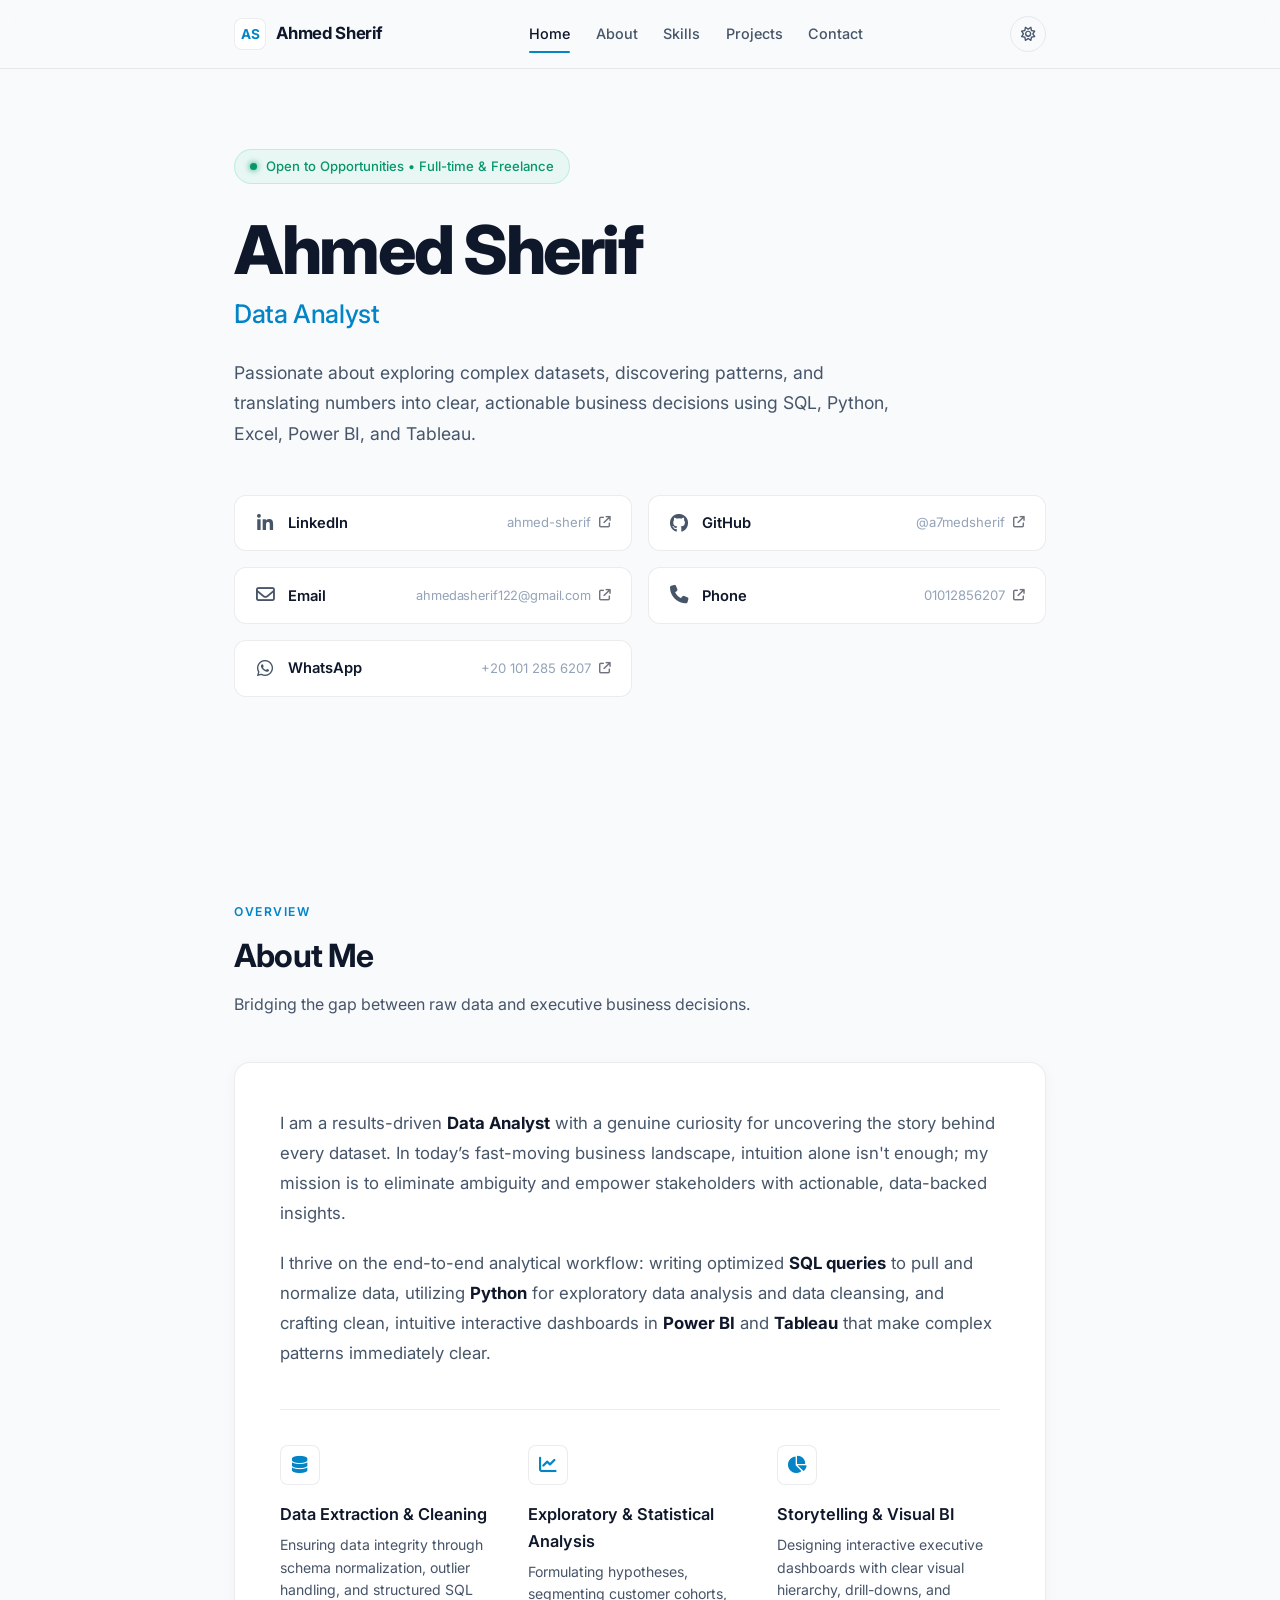
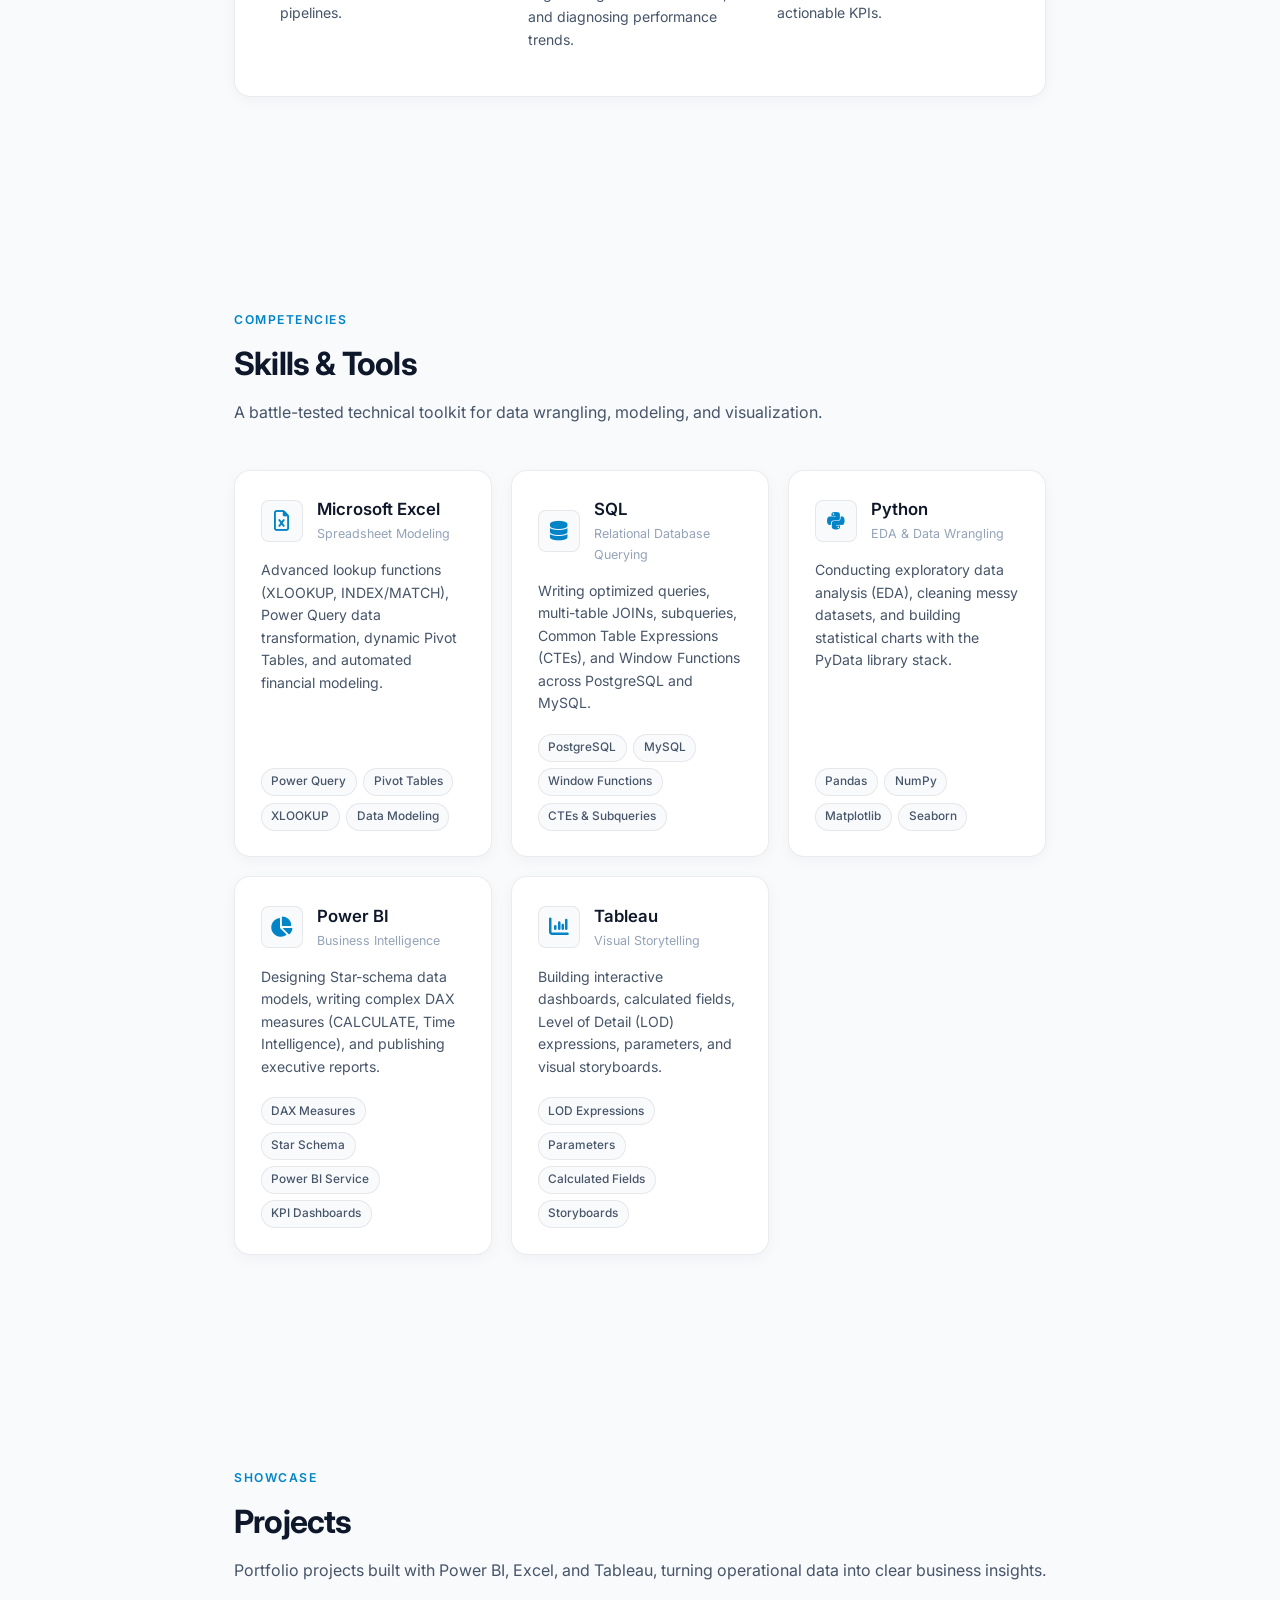
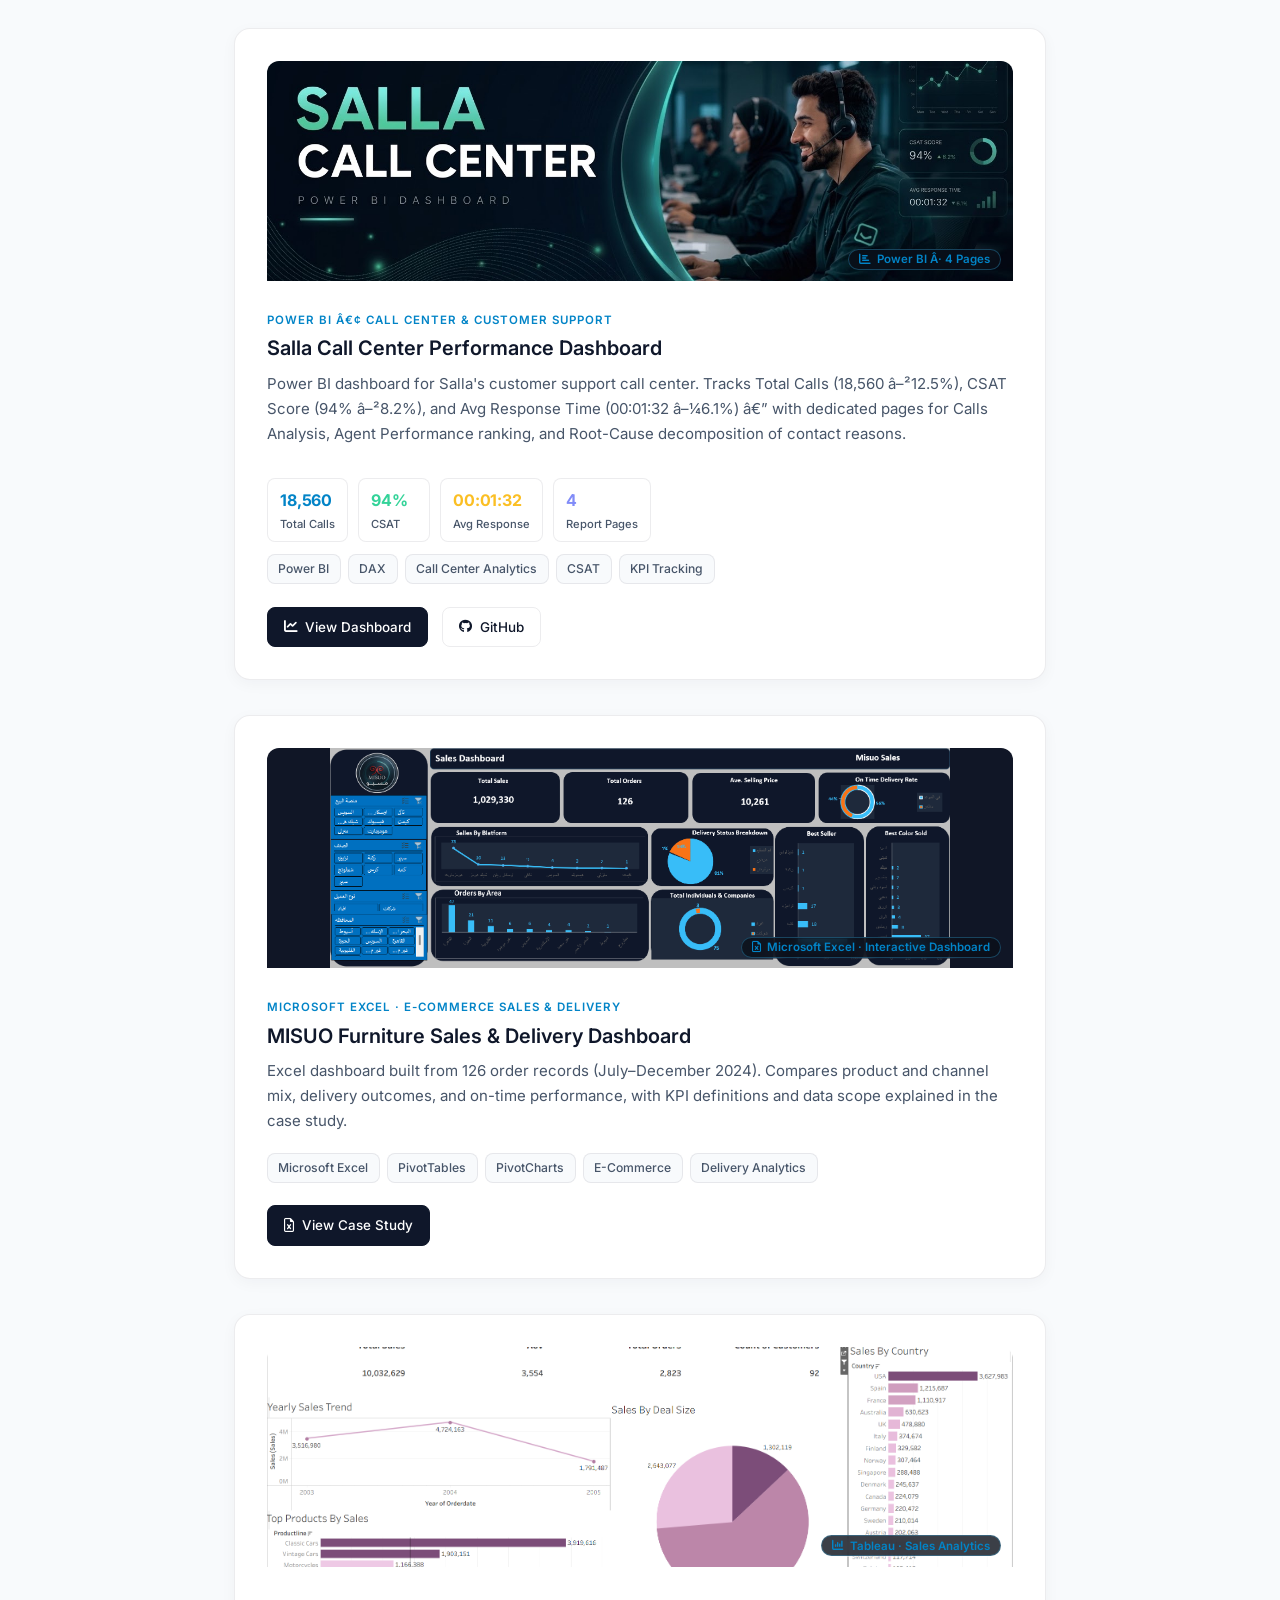
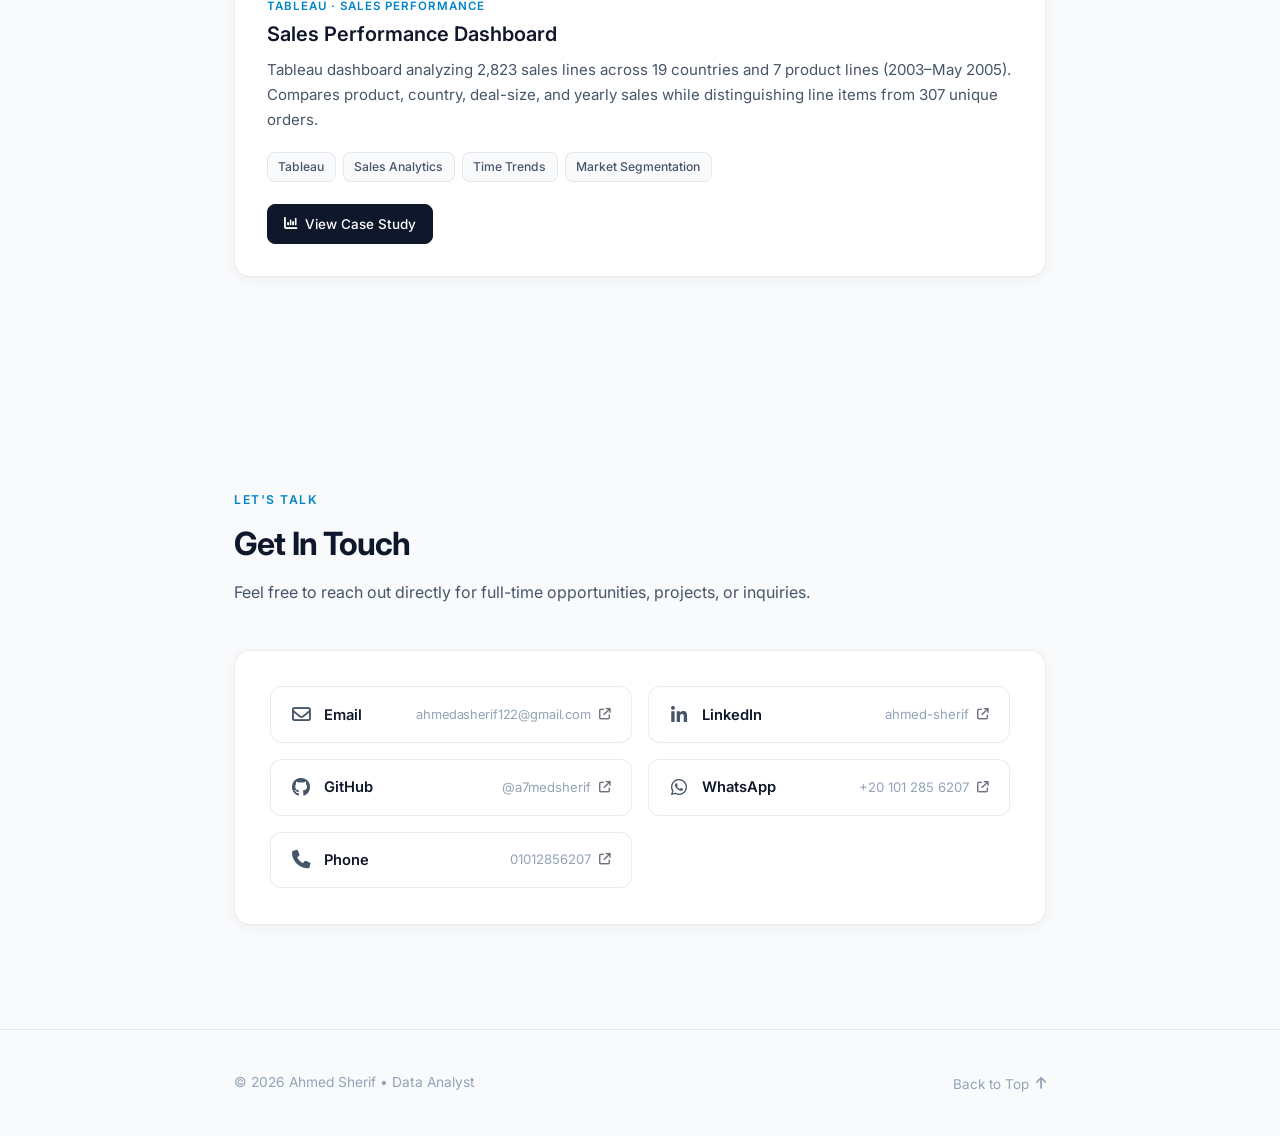
<file: index.html>
<!DOCTYPE html>
<html lang="en" data-theme="dark">
<head>
  <meta charset="UTF-8" />
  <meta name="viewport" content="width=device-width, initial-scale=1.0" />
  <title>Ahmed Sherif | Data Analyst</title>
  <meta name="description" content="Portfolio of Ahmed Sherif - Data Analyst. Transforming raw data into actionable business intelligence." />

  <!-- Google Font: Inter -->
  <link rel="preconnect" href="https://fonts.googleapis.com" />
  <link rel="preconnect" href="https://fonts.gstatic.com" crossorigin />
  <link href="https://fonts.googleapis.com/css2?family=Inter:wght@300;400;500;600;700;800&display=swap" rel="stylesheet" />

  <!-- FontAwesome Icons -->
  <link rel="stylesheet" href="https://cdnjs.cloudflare.com/ajax/libs/font-awesome/6.5.1/css/all.min.css" integrity="sha512-DTOQO9RWCH3ppGqcWaEA1BIZOC6xxalwEsw9c2QQeAIftl+Vegovlnee1c9QX4TctnWMn13TZye+giMm8e2LwA==" crossorigin="anonymous" referrerpolicy="no-referrer" />

  <!-- Custom Stylesheet -->
  <link rel="stylesheet" href="style.css" />
</head>
<body>

  <!-- ==================== FIXED NAVIGATION BAR ==================== -->
  <header class="navbar" id="navbar">
    <div class="container nav-container">
      <a href="#hero" class="brand-logo">
        <span class="brand-badge">AS</span>
        <span class="brand-name">Ahmed Sherif</span>
      </a>

      <!-- Navigation Links -->
      <nav class="nav-menu" id="navMenu">
        <a href="#hero" class="nav-link active">Home</a>
        <a href="#about" class="nav-link">About</a>
        <a href="#skills" class="nav-link">Skills</a>
        <a href="#projects" class="nav-link">Projects</a>
        <a href="#contact" class="nav-link">Contact</a>
      </nav>

      <!-- Right Actions -->
      <div class="nav-actions">
        <button id="themeToggle" class="theme-btn" aria-label="Toggle Theme" title="Toggle theme">
          <i class="fa-regular fa-moon moon-icon"></i>
          <i class="fa-regular fa-sun sun-icon"></i>
        </button>

        <button class="mobile-toggle" id="mobileMenuToggle" aria-label="Toggle menu">
          <span></span>
          <span></span>
          <span></span>
        </button>
      </div>
    </div>
  </header>

  <!-- Main One-Page Content Wrapper -->
  <main class="main-content">

    <!-- ==================== 1. HERO SECTION ==================== -->
    <section class="section hero-section" id="hero">
      <div class="container">
        
        <div class="hero-content">
          <!-- Status Pill -->
          <div class="status-pill">
            <span class="pulse-dot"></span>
            <span>Open to Opportunities • Full-time & Freelance</span>
          </div>

          <!-- Name & Role -->
          <h1 class="hero-name">Ahmed Sherif</h1>
          <p class="hero-role">Data Analyst</p>

          <!-- Short Bio Tagline -->
          <p class="hero-tagline">
            Passionate about exploring complex datasets, discovering patterns, and translating numbers into clear, actionable business decisions using SQL, Python, Excel, Power BI, and Tableau.
          </p>

          <!-- Core Contact & Social Links (Clean Rectangles Grid) -->
          <div class="hero-links-grid">
            
            <!-- LinkedIn -->
            <a href="https://www.linkedin.com/in/ahmed-sherif-2465382a6" target="_blank" rel="noopener noreferrer" class="link-card">
              <div class="link-left">
                <i class="fa-brands fa-linkedin-in link-icon"></i>
                <span class="link-title">LinkedIn</span>
              </div>
              <div class="link-right">
                <span class="link-handle">ahmed-sherif</span>
                <i class="fa-solid fa-arrow-up-right-from-square arrow-icon"></i>
              </div>
            </a>

            <!-- GitHub -->
            <a href="https://github.com/a7medsherif" target="_blank" rel="noopener noreferrer" class="link-card">
              <div class="link-left">
                <i class="fa-brands fa-github link-icon"></i>
                <span class="link-title">GitHub</span>
              </div>
              <div class="link-right">
                <span class="link-handle">@a7medsherif</span>
                <i class="fa-solid fa-arrow-up-right-from-square arrow-icon"></i>
              </div>
            </a>

            <!-- Email -->
            <a href="mailto:ahmedasherif122@gmail.com" class="link-card">
              <div class="link-left">
                <i class="fa-regular fa-envelope link-icon"></i>
                <span class="link-title">Email</span>
              </div>
              <div class="link-right">
                <span class="link-handle email-handle">ahmedasherif122@gmail.com</span>
                <i class="fa-solid fa-arrow-up-right-from-square arrow-icon"></i>
              </div>
            </a>

            <!-- Phone -->
            <a href="tel:01012856207" class="link-card">
              <div class="link-left">
                <i class="fa-solid fa-phone link-icon"></i>
                <span class="link-title">Phone</span>
              </div>
              <div class="link-right">
                <span class="link-handle phone-handle">01012856207</span>
                <i class="fa-solid fa-arrow-up-right-from-square arrow-icon"></i>
              </div>
            </a>

            <!-- WhatsApp -->
            <a href="https://wa.me/201012856207" target="_blank" rel="noopener noreferrer" class="link-card">
              <div class="link-left">
                <i class="fa-brands fa-whatsapp link-icon"></i>
                <span class="link-title">WhatsApp</span>
              </div>
              <div class="link-right">
                <span class="link-handle phone-handle">+20 101 285 6207</span>
                <i class="fa-solid fa-arrow-up-right-from-square arrow-icon"></i>
              </div>
            </a>

          </div>
        </div>

      </div>
    </section>

    <!-- ==================== 2. ABOUT ME SECTION ==================== -->
    <section class="section about-section" id="about">
      <div class="container">
        
        <div class="section-header">
          <span class="section-tag">Overview</span>
          <h2 class="section-title">About Me</h2>
          <p class="section-desc">Bridging the gap between raw data and executive business decisions.</p>
        </div>

        <div class="card about-card">
          <div class="about-text">
            <p>
              I am a results-driven <strong>Data Analyst</strong> with a genuine curiosity for uncovering the story behind every dataset. In today’s fast-moving business landscape, intuition alone isn't enough; my mission is to eliminate ambiguity and empower stakeholders with actionable, data-backed insights.
            </p>
            <p>
              I thrive on the end-to-end analytical workflow: writing optimized <strong>SQL queries</strong> to pull and normalize data, utilizing <strong>Python</strong> for exploratory data analysis and data cleansing, and crafting clean, intuitive interactive dashboards in <strong>Power BI</strong> and <strong>Tableau</strong> that make complex patterns immediately clear.
            </p>
          </div>

          <!-- Analytical Pillars -->
          <div class="pillars-grid">
            <div class="pillar-item">
              <div class="pillar-icon"><i class="fa-solid fa-database"></i></div>
              <h4>Data Extraction & Cleaning</h4>
              <p>Ensuring data integrity through schema normalization, outlier handling, and structured SQL pipelines.</p>
            </div>

            <div class="pillar-item">
              <div class="pillar-icon"><i class="fa-solid fa-chart-line"></i></div>
              <h4>Exploratory & Statistical Analysis</h4>
              <p>Formulating hypotheses, segmenting customer cohorts, and diagnosing performance trends.</p>
            </div>

            <div class="pillar-item">
              <div class="pillar-icon"><i class="fa-solid fa-chart-pie"></i></div>
              <h4>Storytelling & Visual BI</h4>
              <p>Designing interactive executive dashboards with clear visual hierarchy, drill-downs, and actionable KPIs.</p>
            </div>
          </div>
        </div>

      </div>
    </section>

    <!-- ==================== 3. SKILLS & TOOLS SECTION ==================== -->
    <section class="section skills-section" id="skills">
      <div class="container">
        
        <div class="section-header">
          <span class="section-tag">Competencies</span>
          <h2 class="section-title">Skills & Tools</h2>
          <p class="section-desc">A battle-tested technical toolkit for data wrangling, modeling, and visualization.</p>
        </div>

        <div class="skills-grid">
          
          <!-- Excel -->
          <div class="card skill-card">
            <div class="skill-card-top">
              <div class="skill-icon-wrap"><i class="fa-regular fa-file-excel"></i></div>
              <div>
                <h3 class="skill-title">Microsoft Excel</h3>
                <span class="skill-type">Spreadsheet Modeling</span>
              </div>
            </div>
            <p class="skill-desc">
              Advanced lookup functions (XLOOKUP, INDEX/MATCH), Power Query data transformation, dynamic Pivot Tables, and automated financial modeling.
            </p>
            <div class="skill-tags">
              <span>Power Query</span>
              <span>Pivot Tables</span>
              <span>XLOOKUP</span>
              <span>Data Modeling</span>
            </div>
          </div>

          <!-- SQL -->
          <div class="card skill-card">
            <div class="skill-card-top">
              <div class="skill-icon-wrap"><i class="fa-solid fa-database"></i></div>
              <div>
                <h3 class="skill-title">SQL</h3>
                <span class="skill-type">Relational Database Querying</span>
              </div>
            </div>
            <p class="skill-desc">
              Writing optimized queries, multi-table JOINs, subqueries, Common Table Expressions (CTEs), and Window Functions across PostgreSQL and MySQL.
            </p>
            <div class="skill-tags">
              <span>PostgreSQL</span>
              <span>MySQL</span>
              <span>Window Functions</span>
              <span>CTEs & Subqueries</span>
            </div>
          </div>

          <!-- Python -->
          <div class="card skill-card">
            <div class="skill-card-top">
              <div class="skill-icon-wrap"><i class="fa-brands fa-python"></i></div>
              <div>
                <h3 class="skill-title">Python</h3>
                <span class="skill-type">EDA & Data Wrangling</span>
              </div>
            </div>
            <p class="skill-desc">
              Conducting exploratory data analysis (EDA), cleaning messy datasets, and building statistical charts with the PyData library stack.
            </p>
            <div class="skill-tags">
              <span>Pandas</span>
              <span>NumPy</span>
              <span>Matplotlib</span>
              <span>Seaborn</span>
            </div>
          </div>

          <!-- Power BI -->
          <div class="card skill-card">
            <div class="skill-card-top">
              <div class="skill-icon-wrap"><i class="fa-solid fa-chart-pie"></i></div>
              <div>
                <h3 class="skill-title">Power BI</h3>
                <span class="skill-type">Business Intelligence</span>
              </div>
            </div>
            <p class="skill-desc">
              Designing Star-schema data models, writing complex DAX measures (CALCULATE, Time Intelligence), and publishing executive reports.
            </p>
            <div class="skill-tags">
              <span>DAX Measures</span>
              <span>Star Schema</span>
              <span>Power BI Service</span>
              <span>KPI Dashboards</span>
            </div>
          </div>

          <!-- Tableau -->
          <div class="card skill-card">
            <div class="skill-card-top">
              <div class="skill-icon-wrap"><i class="fa-solid fa-chart-column"></i></div>
              <div>
                <h3 class="skill-title">Tableau</h3>
                <span class="skill-type">Visual Storytelling</span>
              </div>
            </div>
            <p class="skill-desc">
              Building interactive dashboards, calculated fields, Level of Detail (LOD) expressions, parameters, and visual storyboards.
            </p>
            <div class="skill-tags">
              <span>LOD Expressions</span>
              <span>Parameters</span>
              <span>Calculated Fields</span>
              <span>Storyboards</span>
            </div>
          </div>

        </div>

      </div>
    </section>


    <!-- ==================== 4. PROJECTS SECTION ==================== -->
    <section class="section projects-section" id="projects">
      <div class="container">
        
        <div class="section-header">
          <span class="section-tag">Showcase</span>
          <h2 class="section-title">Projects</h2>
          <p class="section-desc">Portfolio projects built with Power BI, Excel, and Tableau, turning operational data into clear business insights.</p>
        </div>

        <div class="projects-grid">

          <!-- PROJECT 01: SALLA CALL CENTER DASHBOARD -->
          <article class="card project-card featured-project">
            <div class="project-img-wrap">
              <img
                src="data-analyst-portfolio/assets/images/salla-home.jpg"
                alt="Salla Call Center Power BI Dashboard"
                class="project-img"
                loading="lazy"
              />
              <span class="img-overlay-badge"><i class="fa-solid fa-chart-bar"></i> Power BI Â· 4 Pages</span>
            </div>

            <div class="project-body">
              <div class="project-header">
                <span class="project-meta-pill">Power BI â€¢ Call Center &amp; Customer Support</span>
                <h3 class="project-title">Salla Call Center Performance Dashboard</h3>
              </div>

              <p class="project-description">
                Power BI dashboard for Salla's customer support call center. Tracks Total Calls (18,560 â–²12.5%), CSAT Score (94% â–²8.2%), and Avg Response Time (00:01:32 â–¼6.1%) â€” with dedicated pages for Calls Analysis, Agent Performance ranking, and Root-Cause decomposition of contact reasons.
              </p>

              <div class="project-kpis">
                <div class="pkpi"><span class="pkpi-v cyan">18,560</span><span class="pkpi-l">Total Calls</span></div>
                <div class="pkpi"><span class="pkpi-v emerald">94%</span><span class="pkpi-l">CSAT</span></div>
                <div class="pkpi"><span class="pkpi-v amber">00:01:32</span><span class="pkpi-l">Avg Response</span></div>
                <div class="pkpi"><span class="pkpi-v indigo">4</span><span class="pkpi-l">Report Pages</span></div>
              </div>

              <div class="project-tags">
                <span>Power BI</span>
                <span>DAX</span>
                <span>Call Center Analytics</span>
                <span>CSAT</span>
                <span>KPI Tracking</span>
              </div>

              <div class="project-actions">
                <a href="salla-dashboard-real.html" class="btn btn-primary btn-sm">
                  <i class="fa-solid fa-chart-line"></i>
                  <span>View Dashboard</span>
                </a>
                <a href="https://github.com/a7medsherif" target="_blank" rel="noopener noreferrer" class="btn btn-outline btn-sm">
                  <i class="fa-brands fa-github"></i>
                  <span>GitHub</span>
                </a>
              </div>
            </div>
          </article>

                    <!-- PROJECT 02: MISUO FURNITURE SALES & DELIVERY DASHBOARD -->
          <article class="card project-card">
                        <div class="project-img-wrap">
              <img src="data-analyst-portfolio/assets/images/misuo-dashboard.png" alt="MISUO Excel sales and delivery dashboard" class="project-img misuo-dashboard-img" style="object-fit:contain;background:#101626" loading="lazy" />
              <span class="img-overlay-badge"><i class="fa-regular fa-file-excel"></i> Microsoft Excel · Interactive Dashboard</span>
            </div><div class="project-body">
              <div class="project-header">
                <span class="project-meta-pill">Microsoft Excel &middot; E-Commerce Sales &amp; Delivery</span>
                <h3 class="project-title">MISUO Furniture Sales &amp; Delivery Dashboard</h3>
              </div>
              <p class="project-description">Excel dashboard built from 126 order records (July–December 2024). Compares product and channel mix, delivery outcomes, and on-time performance, with KPI definitions and data scope explained in the case study.</p>
              <div class="project-tags">
                <span>Microsoft Excel</span><span>PivotTables</span><span>PivotCharts</span><span>E-Commerce</span><span>Delivery Analytics</span>
              </div>
              <div class="project-actions">
                <a href="messieur-dashboard.html" class="btn btn-primary btn-sm"><i class="fa-regular fa-file-excel"></i><span>View Case Study</span></a>
              </div>
            </div>
          </article>
          <!-- PROJECT 03: TABLEAU SALES PERFORMANCE DASHBOARD -->
          <article class="card project-card">
            <div class="project-img-wrap">
              <img src="data-analyst-portfolio/assets/images/tableau-sales-dashboard.png" alt="Tableau sales performance dashboard" class="project-img" loading="lazy" />
              <span class="img-overlay-badge"><i class="fa-solid fa-chart-column"></i> Tableau &middot; Sales Analytics</span>
            </div>
            <div class="project-body">
              <div class="project-header">
                <span class="project-meta-pill">Tableau &middot; Sales Performance</span>
                <h3 class="project-title">Sales Performance Dashboard</h3>
              </div>
              <p class="project-description">Tableau dashboard analyzing 2,823 sales lines across 19 countries and 7 product lines (2003–May 2005). Compares product, country, deal-size, and yearly sales while distinguishing line items from 307 unique orders.</p>
              <div class="project-tags"><span>Tableau</span><span>Sales Analytics</span><span>Time Trends</span><span>Market Segmentation</span></div>
              <div class="project-actions"><a href="tableau-sales-dashboard.html" class="btn btn-primary btn-sm"><i class="fa-solid fa-chart-column"></i><span>View Case Study</span></a></div>
            </div>
          </article>

        </div>

      </div>
    </section>

    <!-- ==================== 5. CONTACT SECTION ==================== -->
    <section class="section contact-section" id="contact">
      <div class="container">
        
        <div class="section-header">
          <span class="section-tag">Let's Talk</span>
          <h2 class="section-title">Get In Touch</h2>
          <p class="section-desc">Feel free to reach out directly for full-time opportunities, projects, or inquiries.</p>
        </div>

        <div class="contact-card-box card">
          <div class="contact-links-list">
            
            <a href="mailto:ahmedasherif122@gmail.com" class="link-card">
              <div class="link-left">
                <i class="fa-regular fa-envelope link-icon"></i>
                <span class="link-title">Email</span>
              </div>
              <div class="link-right">
                <span class="link-handle email-handle">ahmedasherif122@gmail.com</span>
                <i class="fa-solid fa-arrow-up-right-from-square arrow-icon"></i>
              </div>
            </a>

            <a href="https://www.linkedin.com/in/ahmed-sherif-2465382a6" target="_blank" rel="noopener noreferrer" class="link-card">
              <div class="link-left">
                <i class="fa-brands fa-linkedin-in link-icon"></i>
                <span class="link-title">LinkedIn</span>
              </div>
              <div class="link-right">
                <span class="link-handle">ahmed-sherif</span>
                <i class="fa-solid fa-arrow-up-right-from-square arrow-icon"></i>
              </div>
            </a>

            <a href="https://github.com/a7medsherif" target="_blank" rel="noopener noreferrer" class="link-card">
              <div class="link-left">
                <i class="fa-brands fa-github link-icon"></i>
                <span class="link-title">GitHub</span>
              </div>
              <div class="link-right">
                <span class="link-handle">@a7medsherif</span>
                <i class="fa-solid fa-arrow-up-right-from-square arrow-icon"></i>
              </div>
            </a>

            <a href="https://wa.me/201012856207" target="_blank" rel="noopener noreferrer" class="link-card">
              <div class="link-left">
                <i class="fa-brands fa-whatsapp link-icon"></i>
                <span class="link-title">WhatsApp</span>
              </div>
              <div class="link-right">
                <span class="link-handle phone-handle">+20 101 285 6207</span>
                <i class="fa-solid fa-arrow-up-right-from-square arrow-icon"></i>
              </div>
            </a>

            <a href="tel:01012856207" class="link-card">
              <div class="link-left">
                <i class="fa-solid fa-phone link-icon"></i>
                <span class="link-title">Phone</span>
              </div>
              <div class="link-right">
                <span class="link-handle phone-handle">01012856207</span>
                <i class="fa-solid fa-arrow-up-right-from-square arrow-icon"></i>
              </div>
            </a>

          </div>
        </div>

      </div>
    </section>

  </main>

  <!-- ==================== FOOTER ==================== -->
  <footer class="footer">
    <div class="container footer-container">
      <p class="copyright">&copy; 2026 Ahmed Sherif • Data Analyst</p>
      <div class="footer-back-top">
        <a href="#hero" class="back-top-link">
          <span>Back to Top</span>
          <i class="fa-solid fa-arrow-up"></i>
        </a>
      </div>
    </div>
  </footer>

  <!-- Script -->
  <script src="script.js"></script>
</body>
</html>
</file>
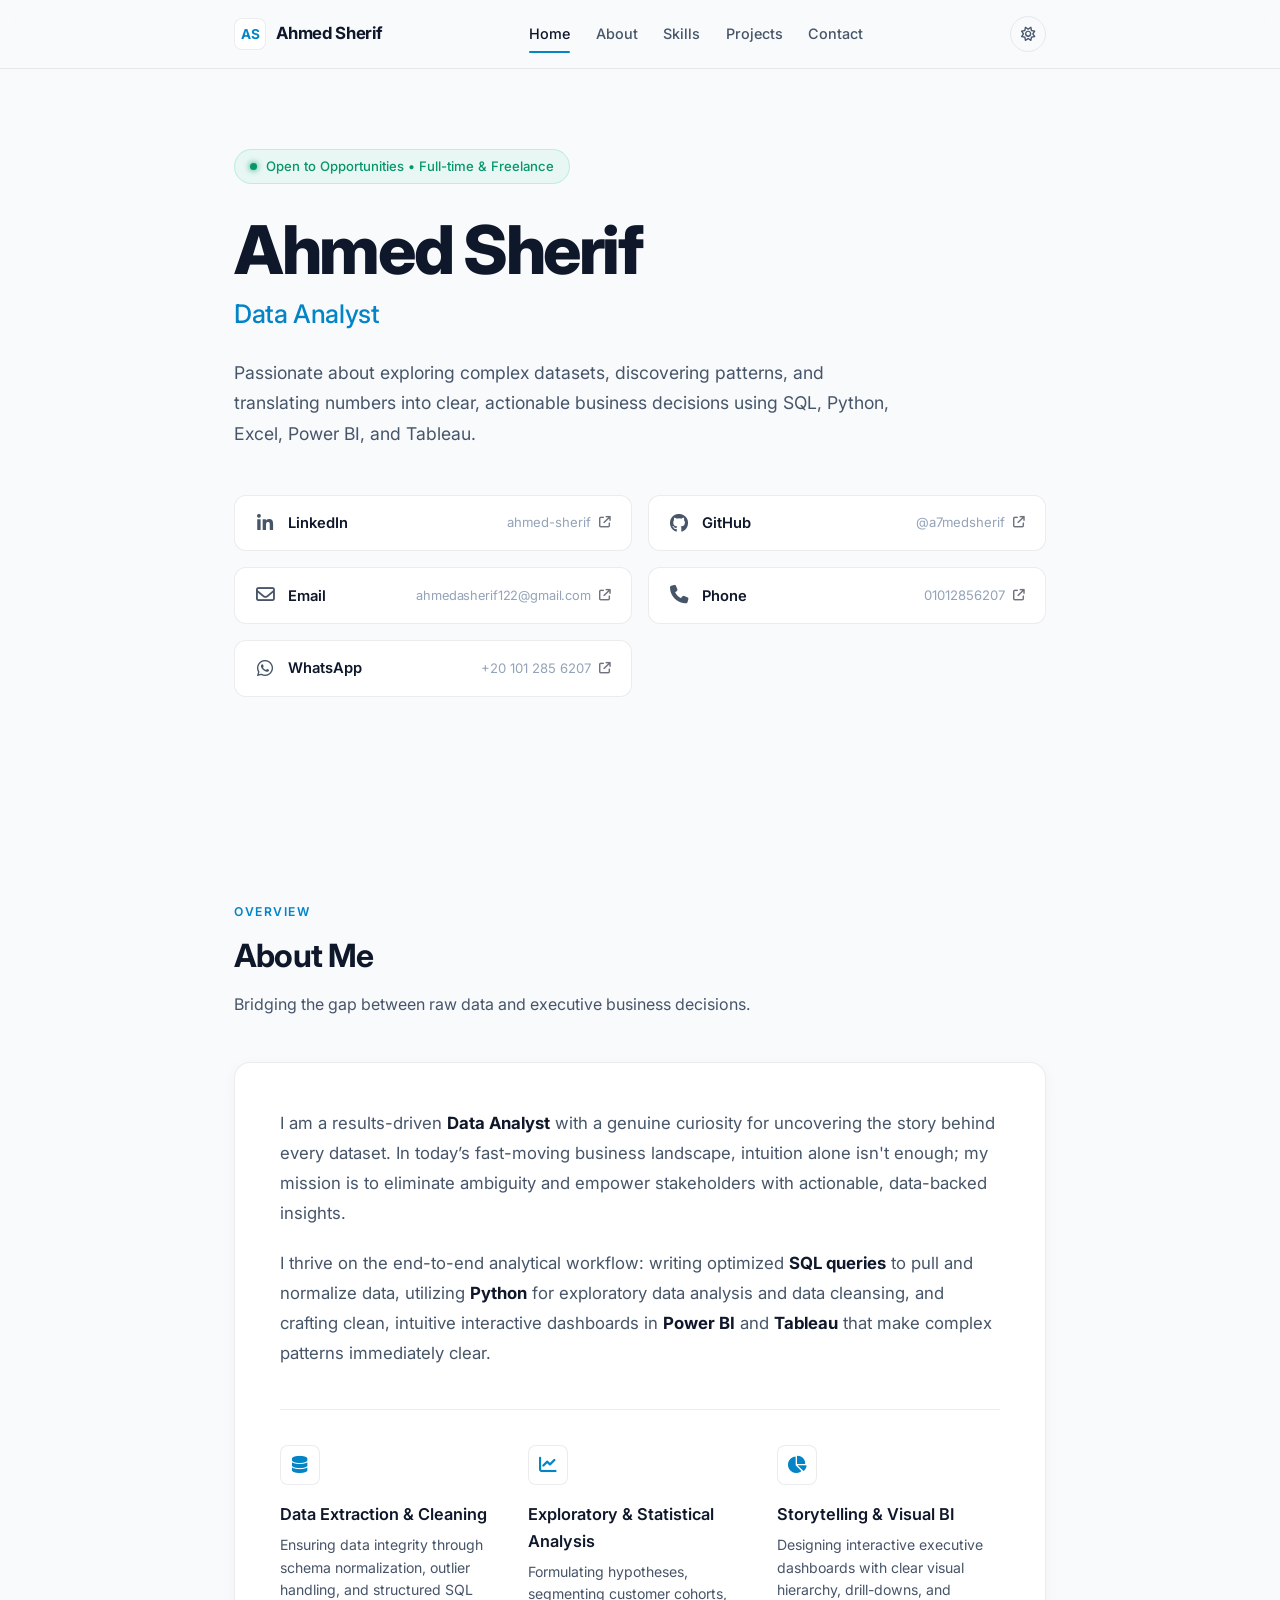
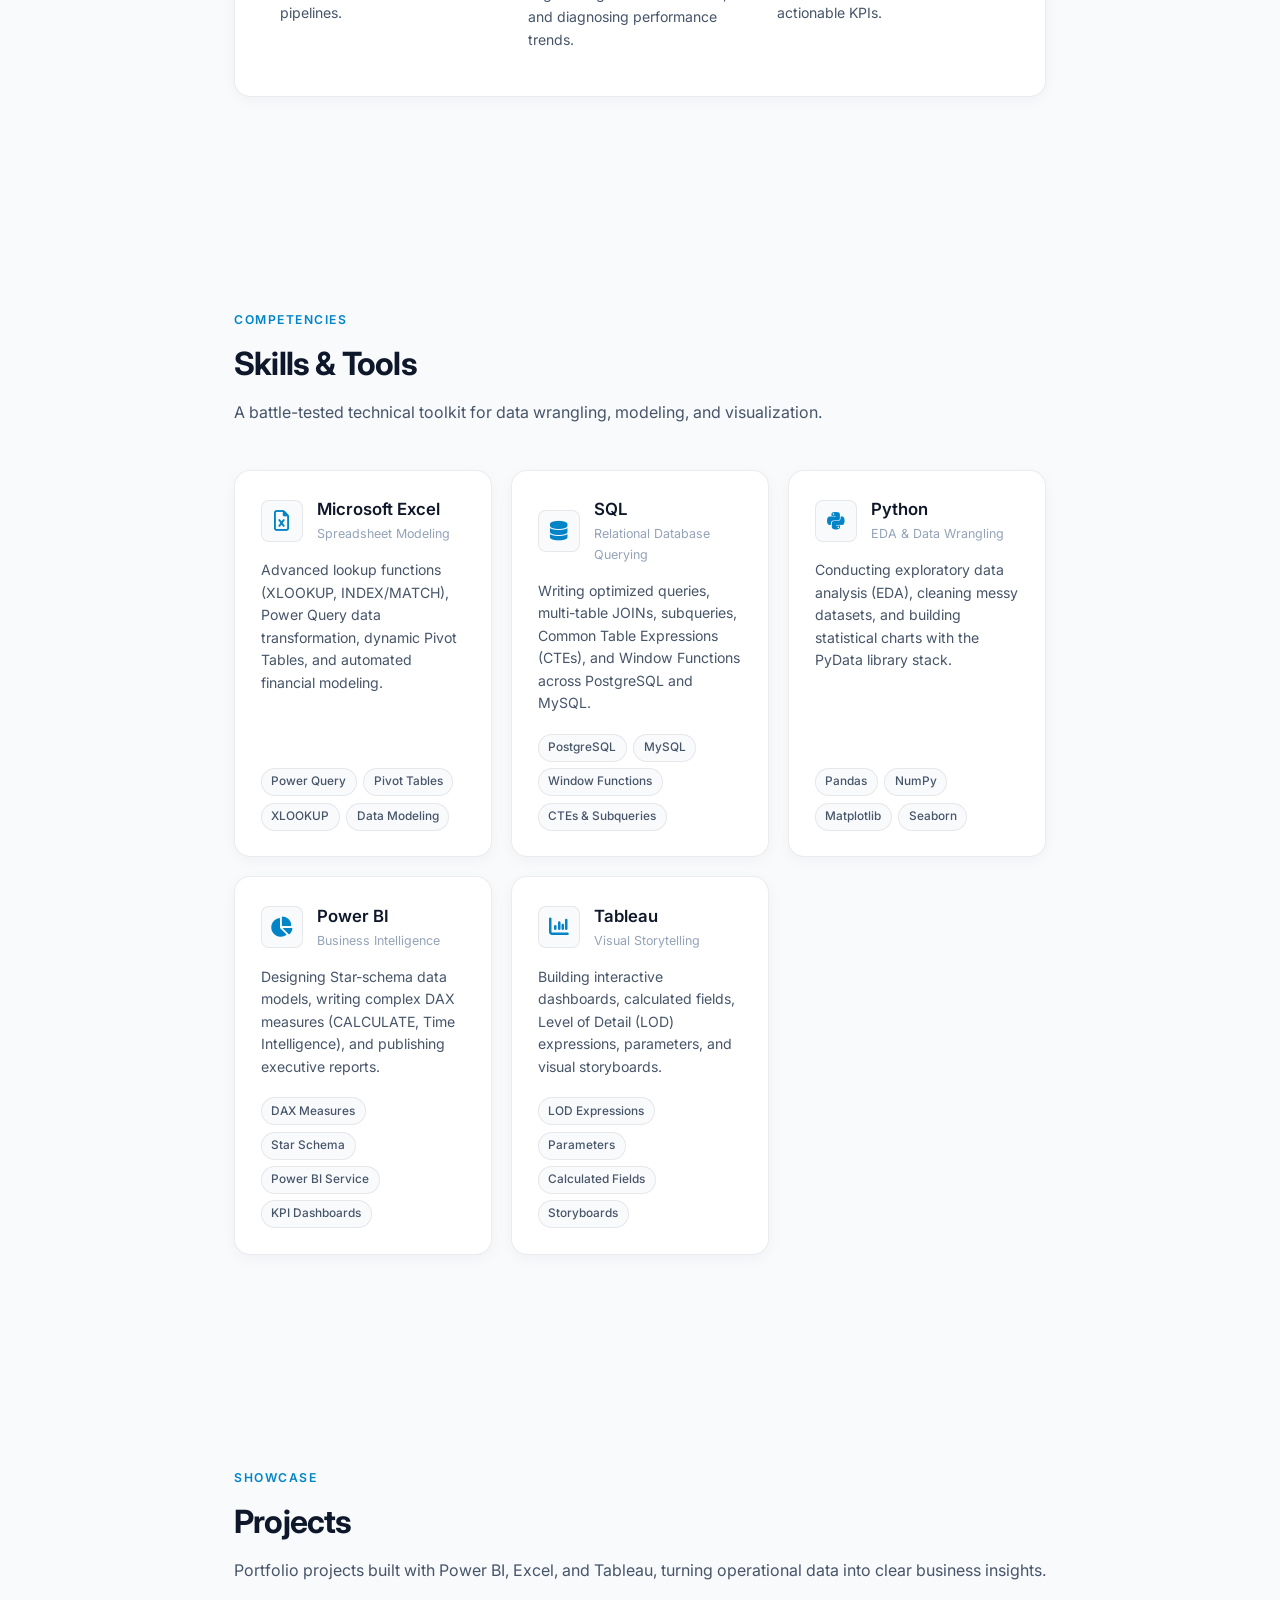
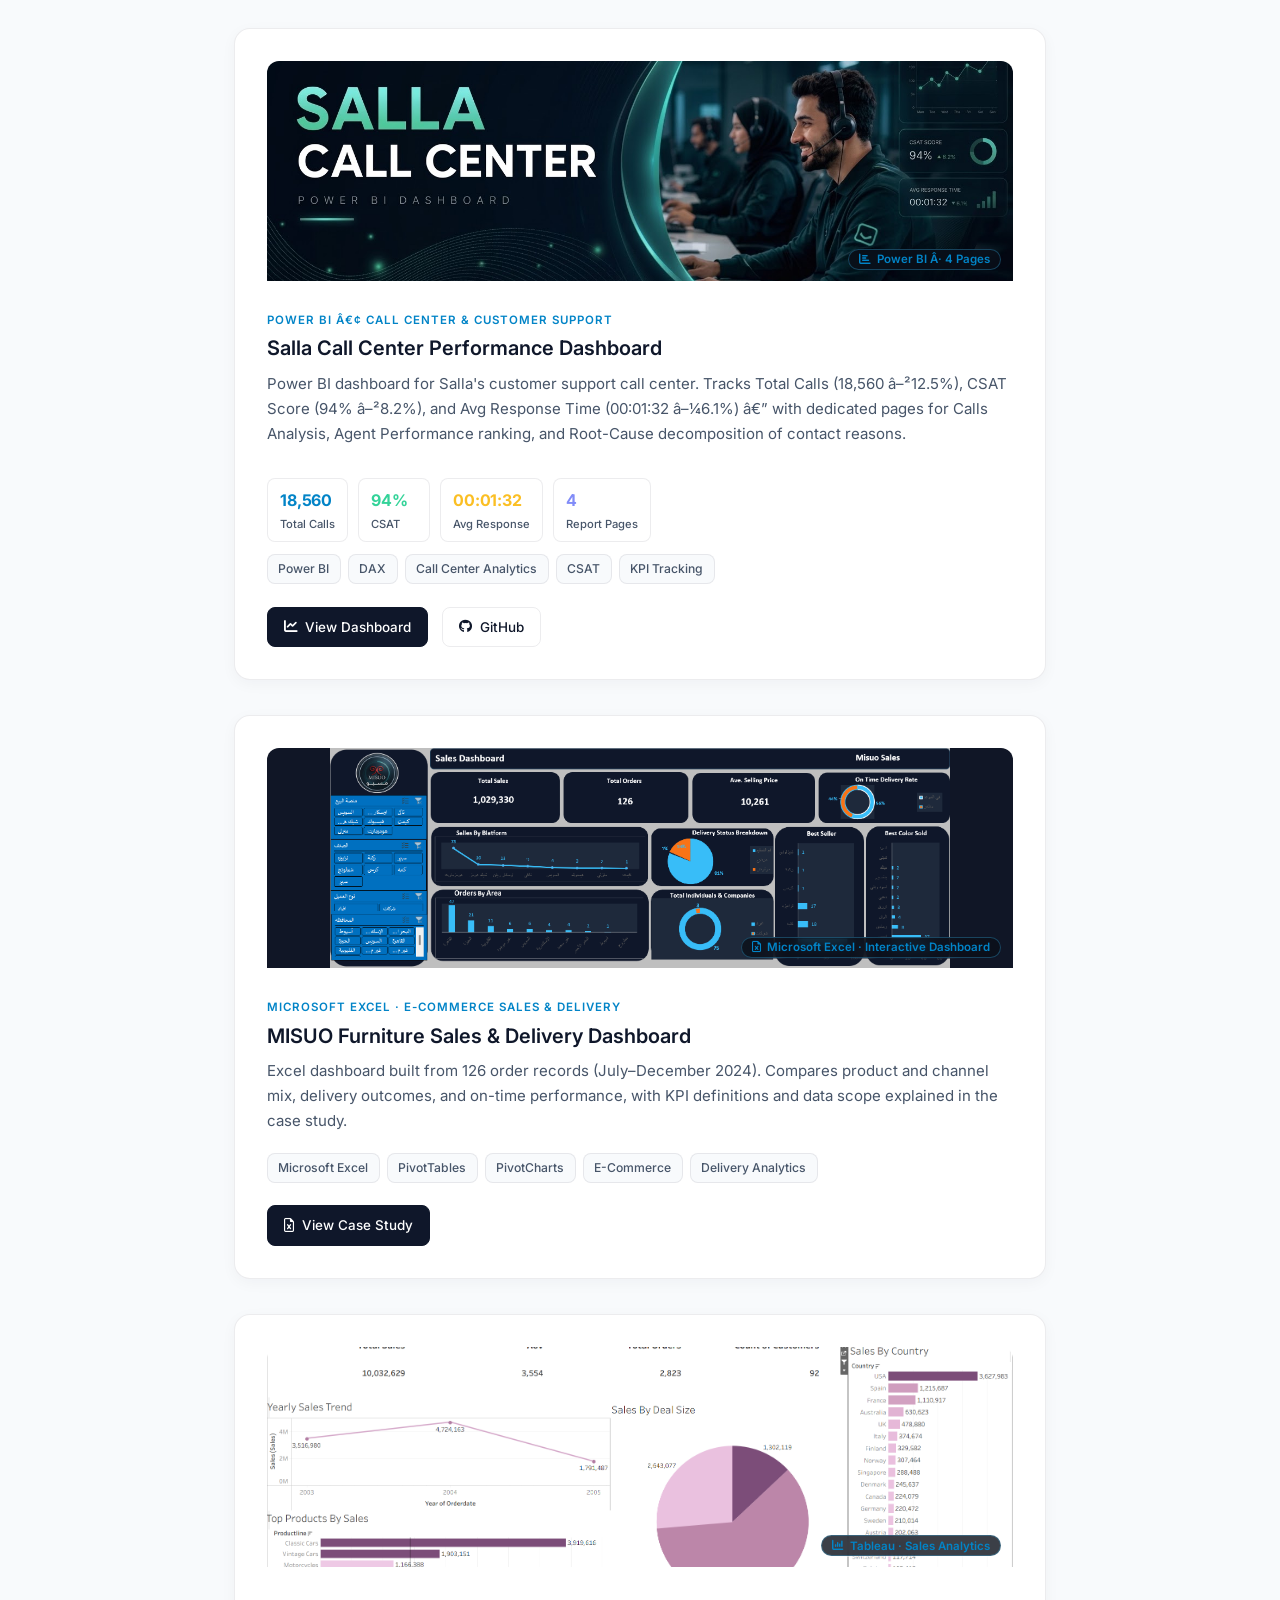
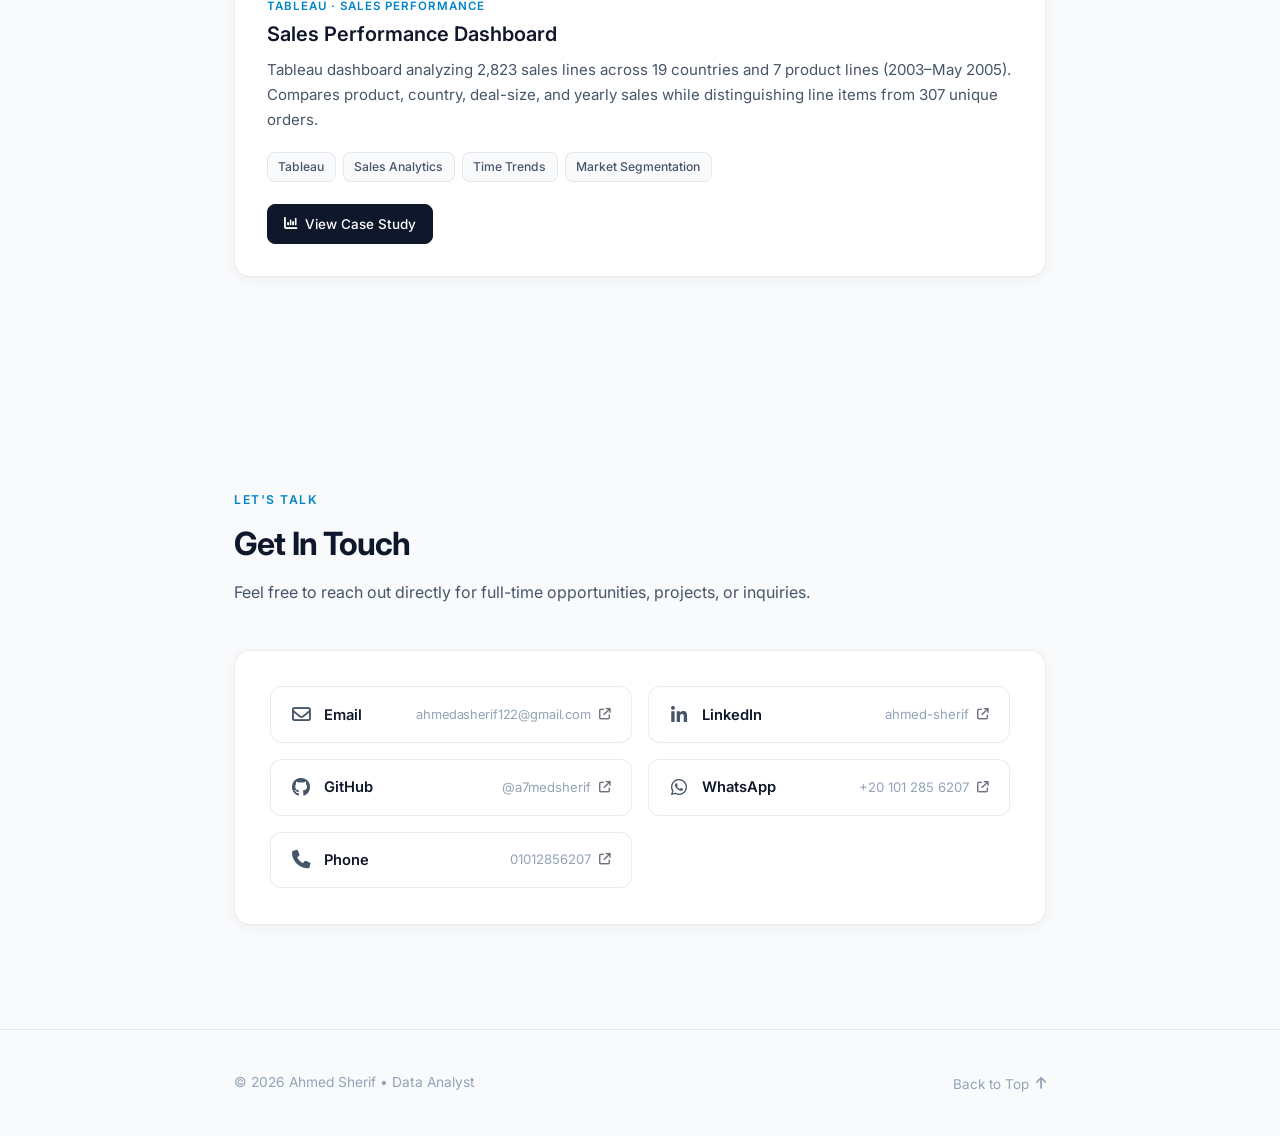
<file: data-analyst-portfolio/index.html>
<!DOCTYPE html>
<html lang="en" data-theme="dark">
<head>
  <meta charset="UTF-8" />
  <meta name="viewport" content="width=device-width, initial-scale=1.0" />
  <title>Ahmed Sherif | Data Analyst</title>
  <meta name="description" content="Portfolio of Ahmed Sherif - Data Analyst. Transforming raw data into actionable business intelligence." />

  <!-- Google Font: Inter -->
  <link rel="preconnect" href="https://fonts.googleapis.com" />
  <link rel="preconnect" href="https://fonts.gstatic.com" crossorigin />
  <link href="https://fonts.googleapis.com/css2?family=Inter:wght@300;400;500;600;700;800&display=swap" rel="stylesheet" />

  <!-- FontAwesome Icons -->
  <link rel="stylesheet" href="https://cdnjs.cloudflare.com/ajax/libs/font-awesome/6.5.1/css/all.min.css" integrity="sha512-DTOQO9RWCH3ppGqcWaEA1BIZOC6xxalwEsw9c2QQeAIftl+Vegovlnee1c9QX4TctnWMn13TZye+giMm8e2LwA==" crossorigin="anonymous" referrerpolicy="no-referrer" />

  <!-- Custom Stylesheet -->
  <link rel="stylesheet" href="style.css" />
</head>
<body>

  <!-- ==================== FIXED NAVIGATION BAR ==================== -->
  <header class="navbar" id="navbar">
    <div class="container nav-container">
      <a href="#hero" class="brand-logo">
        <span class="brand-badge">AS</span>
        <span class="brand-name">Ahmed Sherif</span>
      </a>

      <!-- Navigation Links -->
      <nav class="nav-menu" id="navMenu">
        <a href="#hero" class="nav-link active">Home</a>
        <a href="#about" class="nav-link">About</a>
        <a href="#skills" class="nav-link">Skills</a>
        <a href="#projects" class="nav-link">Projects</a>
        <a href="#contact" class="nav-link">Contact</a>
      </nav>

      <!-- Right Actions -->
      <div class="nav-actions">
        <button id="themeToggle" class="theme-btn" aria-label="Toggle Theme" title="Toggle theme">
          <i class="fa-regular fa-moon moon-icon"></i>
          <i class="fa-regular fa-sun sun-icon"></i>
        </button>

        <button class="mobile-toggle" id="mobileMenuToggle" aria-label="Toggle menu">
          <span></span>
          <span></span>
          <span></span>
        </button>
      </div>
    </div>
  </header>

  <!-- Main One-Page Content Wrapper -->
  <main class="main-content">

    <!-- ==================== 1. HERO SECTION ==================== -->
    <section class="section hero-section" id="hero">
      <div class="container">
        
        <div class="hero-content">
          <!-- Status Pill -->
          <div class="status-pill">
            <span class="pulse-dot"></span>
            <span>Open to Opportunities • Full-time & Freelance</span>
          </div>

          <!-- Name & Role -->
          <h1 class="hero-name">Ahmed Sherif</h1>
          <p class="hero-role">Data Analyst</p>

          <!-- Short Bio Tagline -->
          <p class="hero-tagline">
            Passionate about exploring complex datasets, discovering patterns, and translating numbers into clear, actionable business decisions using SQL, Python, Excel, Power BI, and Tableau.
          </p>

          <!-- Core Contact & Social Links (Clean Rectangles Grid) -->
          <div class="hero-links-grid">
            
            <!-- LinkedIn -->
            <a href="https://www.linkedin.com/in/ahmed-sherif-2465382a6" target="_blank" rel="noopener noreferrer" class="link-card">
              <div class="link-left">
                <i class="fa-brands fa-linkedin-in link-icon"></i>
                <span class="link-title">LinkedIn</span>
              </div>
              <div class="link-right">
                <span class="link-handle">ahmed-sherif</span>
                <i class="fa-solid fa-arrow-up-right-from-square arrow-icon"></i>
              </div>
            </a>

            <!-- GitHub -->
            <a href="https://github.com/a7medsherif" target="_blank" rel="noopener noreferrer" class="link-card">
              <div class="link-left">
                <i class="fa-brands fa-github link-icon"></i>
                <span class="link-title">GitHub</span>
              </div>
              <div class="link-right">
                <span class="link-handle">@a7medsherif</span>
                <i class="fa-solid fa-arrow-up-right-from-square arrow-icon"></i>
              </div>
            </a>

            <!-- Email -->
            <a href="mailto:ahmedasherif122@gmail.com" class="link-card">
              <div class="link-left">
                <i class="fa-regular fa-envelope link-icon"></i>
                <span class="link-title">Email</span>
              </div>
              <div class="link-right">
                <span class="link-handle email-handle">ahmedasherif122@gmail.com</span>
                <i class="fa-solid fa-arrow-up-right-from-square arrow-icon"></i>
              </div>
            </a>

            <!-- Phone -->
            <a href="tel:01012856207" class="link-card">
              <div class="link-left">
                <i class="fa-solid fa-phone link-icon"></i>
                <span class="link-title">Phone</span>
              </div>
              <div class="link-right">
                <span class="link-handle phone-handle">01012856207</span>
                <i class="fa-solid fa-arrow-up-right-from-square arrow-icon"></i>
              </div>
            </a>

            <!-- WhatsApp -->
            <a href="https://wa.me/201012856207" target="_blank" rel="noopener noreferrer" class="link-card">
              <div class="link-left">
                <i class="fa-brands fa-whatsapp link-icon"></i>
                <span class="link-title">WhatsApp</span>
              </div>
              <div class="link-right">
                <span class="link-handle phone-handle">+20 101 285 6207</span>
                <i class="fa-solid fa-arrow-up-right-from-square arrow-icon"></i>
              </div>
            </a>

          </div>
        </div>

      </div>
    </section>

    <!-- ==================== 2. ABOUT ME SECTION ==================== -->
    <section class="section about-section" id="about">
      <div class="container">
        
        <div class="section-header">
          <span class="section-tag">Overview</span>
          <h2 class="section-title">About Me</h2>
          <p class="section-desc">Bridging the gap between raw data and executive business decisions.</p>
        </div>

        <div class="card about-card">
          <div class="about-text">
            <p>
              I am a results-driven <strong>Data Analyst</strong> with a genuine curiosity for uncovering the story behind every dataset. In today’s fast-moving business landscape, intuition alone isn't enough; my mission is to eliminate ambiguity and empower stakeholders with actionable, data-backed insights.
            </p>
            <p>
              I thrive on the end-to-end analytical workflow: writing optimized <strong>SQL queries</strong> to pull and normalize data, utilizing <strong>Python</strong> for exploratory data analysis and data cleansing, and crafting clean, intuitive interactive dashboards in <strong>Power BI</strong> and <strong>Tableau</strong> that make complex patterns immediately clear.
            </p>
          </div>

          <!-- Analytical Pillars -->
          <div class="pillars-grid">
            <div class="pillar-item">
              <div class="pillar-icon"><i class="fa-solid fa-database"></i></div>
              <h4>Data Extraction & Cleaning</h4>
              <p>Ensuring data integrity through schema normalization, outlier handling, and structured SQL pipelines.</p>
            </div>

            <div class="pillar-item">
              <div class="pillar-icon"><i class="fa-solid fa-chart-line"></i></div>
              <h4>Exploratory & Statistical Analysis</h4>
              <p>Formulating hypotheses, segmenting customer cohorts, and diagnosing performance trends.</p>
            </div>

            <div class="pillar-item">
              <div class="pillar-icon"><i class="fa-solid fa-chart-pie"></i></div>
              <h4>Storytelling & Visual BI</h4>
              <p>Designing interactive executive dashboards with clear visual hierarchy, drill-downs, and actionable KPIs.</p>
            </div>
          </div>
        </div>

      </div>
    </section>

    <!-- ==================== 3. SKILLS & TOOLS SECTION ==================== -->
    <section class="section skills-section" id="skills">
      <div class="container">
        
        <div class="section-header">
          <span class="section-tag">Competencies</span>
          <h2 class="section-title">Skills & Tools</h2>
          <p class="section-desc">A battle-tested technical toolkit for data wrangling, modeling, and visualization.</p>
        </div>

        <div class="skills-grid">
          
          <!-- Excel -->
          <div class="card skill-card">
            <div class="skill-card-top">
              <div class="skill-icon-wrap"><i class="fa-regular fa-file-excel"></i></div>
              <div>
                <h3 class="skill-title">Microsoft Excel</h3>
                <span class="skill-type">Spreadsheet Modeling</span>
              </div>
            </div>
            <p class="skill-desc">
              Advanced lookup functions (XLOOKUP, INDEX/MATCH), Power Query data transformation, dynamic Pivot Tables, and automated financial modeling.
            </p>
            <div class="skill-tags">
              <span>Power Query</span>
              <span>Pivot Tables</span>
              <span>XLOOKUP</span>
              <span>Data Modeling</span>
            </div>
          </div>

          <!-- SQL -->
          <div class="card skill-card">
            <div class="skill-card-top">
              <div class="skill-icon-wrap"><i class="fa-solid fa-database"></i></div>
              <div>
                <h3 class="skill-title">SQL</h3>
                <span class="skill-type">Relational Database Querying</span>
              </div>
            </div>
            <p class="skill-desc">
              Writing optimized queries, multi-table JOINs, subqueries, Common Table Expressions (CTEs), and Window Functions across PostgreSQL and MySQL.
            </p>
            <div class="skill-tags">
              <span>PostgreSQL</span>
              <span>MySQL</span>
              <span>Window Functions</span>
              <span>CTEs & Subqueries</span>
            </div>
          </div>

          <!-- Python -->
          <div class="card skill-card">
            <div class="skill-card-top">
              <div class="skill-icon-wrap"><i class="fa-brands fa-python"></i></div>
              <div>
                <h3 class="skill-title">Python</h3>
                <span class="skill-type">EDA & Data Wrangling</span>
              </div>
            </div>
            <p class="skill-desc">
              Conducting exploratory data analysis (EDA), cleaning messy datasets, and building statistical charts with the PyData library stack.
            </p>
            <div class="skill-tags">
              <span>Pandas</span>
              <span>NumPy</span>
              <span>Matplotlib</span>
              <span>Seaborn</span>
            </div>
          </div>

          <!-- Power BI -->
          <div class="card skill-card">
            <div class="skill-card-top">
              <div class="skill-icon-wrap"><i class="fa-solid fa-chart-pie"></i></div>
              <div>
                <h3 class="skill-title">Power BI</h3>
                <span class="skill-type">Business Intelligence</span>
              </div>
            </div>
            <p class="skill-desc">
              Designing Star-schema data models, writing complex DAX measures (CALCULATE, Time Intelligence), and publishing executive reports.
            </p>
            <div class="skill-tags">
              <span>DAX Measures</span>
              <span>Star Schema</span>
              <span>Power BI Service</span>
              <span>KPI Dashboards</span>
            </div>
          </div>

          <!-- Tableau -->
          <div class="card skill-card">
            <div class="skill-card-top">
              <div class="skill-icon-wrap"><i class="fa-solid fa-chart-column"></i></div>
              <div>
                <h3 class="skill-title">Tableau</h3>
                <span class="skill-type">Visual Storytelling</span>
              </div>
            </div>
            <p class="skill-desc">
              Building interactive dashboards, calculated fields, Level of Detail (LOD) expressions, parameters, and visual storyboards.
            </p>
            <div class="skill-tags">
              <span>LOD Expressions</span>
              <span>Parameters</span>
              <span>Calculated Fields</span>
              <span>Storyboards</span>
            </div>
          </div>

        </div>

      </div>
    </section>


    <!-- ==================== 4. PROJECTS SECTION ==================== -->
    <section class="section projects-section" id="projects">
      <div class="container">
        
        <div class="section-header">
          <span class="section-tag">Showcase</span>
          <h2 class="section-title">Projects</h2>
          <p class="section-desc">Portfolio projects built with Power BI, Excel, and Tableau, turning operational data into clear business insights.</p>
        </div>

        <div class="projects-grid">

          <!-- PROJECT 01: SALLA CALL CENTER DASHBOARD -->
          <article class="card project-card featured-project">
            <div class="project-img-wrap">
              <img
                src="assets/images/salla-home.jpg"
                alt="Salla Call Center Power BI Dashboard"
                class="project-img"
                loading="lazy"
              />
              <span class="img-overlay-badge"><i class="fa-solid fa-chart-bar"></i> Power BI Â· 4 Pages</span>
            </div>

            <div class="project-body">
              <div class="project-header">
                <span class="project-meta-pill">Power BI â€¢ Call Center &amp; Customer Support</span>
                <h3 class="project-title">Salla Call Center Performance Dashboard</h3>
              </div>

              <p class="project-description">
                Power BI dashboard for Salla's customer support call center. Tracks Total Calls (18,560 â–²12.5%), CSAT Score (94% â–²8.2%), and Avg Response Time (00:01:32 â–¼6.1%) â€” with dedicated pages for Calls Analysis, Agent Performance ranking, and Root-Cause decomposition of contact reasons.
              </p>

              <div class="project-kpis">
                <div class="pkpi"><span class="pkpi-v cyan">18,560</span><span class="pkpi-l">Total Calls</span></div>
                <div class="pkpi"><span class="pkpi-v emerald">94%</span><span class="pkpi-l">CSAT</span></div>
                <div class="pkpi"><span class="pkpi-v amber">00:01:32</span><span class="pkpi-l">Avg Response</span></div>
                <div class="pkpi"><span class="pkpi-v indigo">4</span><span class="pkpi-l">Report Pages</span></div>
              </div>

              <div class="project-tags">
                <span>Power BI</span>
                <span>DAX</span>
                <span>Call Center Analytics</span>
                <span>CSAT</span>
                <span>KPI Tracking</span>
              </div>

              <div class="project-actions">
                <a href="salla-dashboard-real.html" class="btn btn-primary btn-sm">
                  <i class="fa-solid fa-chart-line"></i>
                  <span>View Dashboard</span>
                </a>
                <a href="https://github.com/a7medsherif" target="_blank" rel="noopener noreferrer" class="btn btn-outline btn-sm">
                  <i class="fa-brands fa-github"></i>
                  <span>GitHub</span>
                </a>
              </div>
            </div>
          </article>

                    <!-- PROJECT 02: MISUO FURNITURE SALES & DELIVERY DASHBOARD -->
          <article class="card project-card">
                        <div class="project-img-wrap">
              <img src="assets/images/misuo-dashboard.png" alt="MISUO Excel sales and delivery dashboard" class="project-img misuo-dashboard-img" style="object-fit:contain;background:#101626" loading="lazy" />
              <span class="img-overlay-badge"><i class="fa-regular fa-file-excel"></i> Microsoft Excel · Interactive Dashboard</span>
            </div><div class="project-body">
              <div class="project-header">
                <span class="project-meta-pill">Microsoft Excel &middot; E-Commerce Sales &amp; Delivery</span>
                <h3 class="project-title">MISUO Furniture Sales &amp; Delivery Dashboard</h3>
              </div>
              <p class="project-description">Excel dashboard built from 126 order records (July–December 2024). Compares product and channel mix, delivery outcomes, and on-time performance, with KPI definitions and data scope explained in the case study.</p>
              <div class="project-tags">
                <span>Microsoft Excel</span><span>PivotTables</span><span>PivotCharts</span><span>E-Commerce</span><span>Delivery Analytics</span>
              </div>
              <div class="project-actions">
                <a href="messieur-dashboard.html" class="btn btn-primary btn-sm"><i class="fa-regular fa-file-excel"></i><span>View Case Study</span></a>
              </div>
            </div>
          </article>
          <!-- PROJECT 03: TABLEAU SALES PERFORMANCE DASHBOARD -->
          <article class="card project-card">
            <div class="project-img-wrap">
              <img src="assets/images/tableau-sales-dashboard.png" alt="Tableau sales performance dashboard" class="project-img" loading="lazy" />
              <span class="img-overlay-badge"><i class="fa-solid fa-chart-column"></i> Tableau &middot; Sales Analytics</span>
            </div>
            <div class="project-body">
              <div class="project-header">
                <span class="project-meta-pill">Tableau &middot; Sales Performance</span>
                <h3 class="project-title">Sales Performance Dashboard</h3>
              </div>
              <p class="project-description">Tableau dashboard analyzing 2,823 sales lines across 19 countries and 7 product lines (2003–May 2005). Compares product, country, deal-size, and yearly sales while distinguishing line items from 307 unique orders.</p>
              <div class="project-tags"><span>Tableau</span><span>Sales Analytics</span><span>Time Trends</span><span>Market Segmentation</span></div>
              <div class="project-actions"><a href="tableau-sales-dashboard.html" class="btn btn-primary btn-sm"><i class="fa-solid fa-chart-column"></i><span>View Case Study</span></a></div>
            </div>
          </article>

        </div>

      </div>
    </section>

    <!-- ==================== 5. CONTACT SECTION ==================== -->
    <section class="section contact-section" id="contact">
      <div class="container">
        
        <div class="section-header">
          <span class="section-tag">Let's Talk</span>
          <h2 class="section-title">Get In Touch</h2>
          <p class="section-desc">Feel free to reach out directly for full-time opportunities, projects, or inquiries.</p>
        </div>

        <div class="contact-card-box card">
          <div class="contact-links-list">
            
            <a href="mailto:ahmedasherif122@gmail.com" class="link-card">
              <div class="link-left">
                <i class="fa-regular fa-envelope link-icon"></i>
                <span class="link-title">Email</span>
              </div>
              <div class="link-right">
                <span class="link-handle email-handle">ahmedasherif122@gmail.com</span>
                <i class="fa-solid fa-arrow-up-right-from-square arrow-icon"></i>
              </div>
            </a>

            <a href="https://www.linkedin.com/in/ahmed-sherif-2465382a6" target="_blank" rel="noopener noreferrer" class="link-card">
              <div class="link-left">
                <i class="fa-brands fa-linkedin-in link-icon"></i>
                <span class="link-title">LinkedIn</span>
              </div>
              <div class="link-right">
                <span class="link-handle">ahmed-sherif</span>
                <i class="fa-solid fa-arrow-up-right-from-square arrow-icon"></i>
              </div>
            </a>

            <a href="https://github.com/a7medsherif" target="_blank" rel="noopener noreferrer" class="link-card">
              <div class="link-left">
                <i class="fa-brands fa-github link-icon"></i>
                <span class="link-title">GitHub</span>
              </div>
              <div class="link-right">
                <span class="link-handle">@a7medsherif</span>
                <i class="fa-solid fa-arrow-up-right-from-square arrow-icon"></i>
              </div>
            </a>

            <a href="https://wa.me/201012856207" target="_blank" rel="noopener noreferrer" class="link-card">
              <div class="link-left">
                <i class="fa-brands fa-whatsapp link-icon"></i>
                <span class="link-title">WhatsApp</span>
              </div>
              <div class="link-right">
                <span class="link-handle phone-handle">+20 101 285 6207</span>
                <i class="fa-solid fa-arrow-up-right-from-square arrow-icon"></i>
              </div>
            </a>

            <a href="tel:01012856207" class="link-card">
              <div class="link-left">
                <i class="fa-solid fa-phone link-icon"></i>
                <span class="link-title">Phone</span>
              </div>
              <div class="link-right">
                <span class="link-handle phone-handle">01012856207</span>
                <i class="fa-solid fa-arrow-up-right-from-square arrow-icon"></i>
              </div>
            </a>

          </div>
        </div>

      </div>
    </section>

  </main>

  <!-- ==================== FOOTER ==================== -->
  <footer class="footer">
    <div class="container footer-container">
      <p class="copyright">&copy; 2026 Ahmed Sherif • Data Analyst</p>
      <div class="footer-back-top">
        <a href="#hero" class="back-top-link">
          <span>Back to Top</span>
          <i class="fa-solid fa-arrow-up"></i>
        </a>
      </div>
    </div>
  </footer>

  <!-- Script -->
  <script src="script.js"></script>
</body>
</html>
</file>
<file: style.css>
/* ==========================================================================
   AHMED SHERIF | DATA ANALYST PORTFOLIO
   Spacious, Elegant, Calm Dark Slate One-Page Layout
   ========================================================================== */

/* --- CSS Variables --- */
:root {
  /* Dark Slate Theme */
  --bg-body: #0b0f19;
  --bg-surface: #101626;
  --bg-card: rgba(255, 255, 255, 0.025);
  --bg-card-hover: rgba(255, 255, 255, 0.05);
  --bg-slot: rgba(255, 255, 255, 0.015);
  --bg-nav: rgba(11, 15, 25, 0.85);

  --border: rgba(255, 255, 255, 0.08);
  --border-hover: rgba(255, 255, 255, 0.2);
  --border-dashed: rgba(255, 255, 255, 0.12);

  --text-main: #f8fafc;
  --text-muted: #94a3b8;
  --text-dim: #64748b;

  --accent: #38bdf8;
  --status-emerald: #34d399;

  --font-sans: 'Inter', -apple-system, BlinkMacSystemFont, 'Segoe UI', Roboto, sans-serif;
  --radius-sm: 8px;
  --radius-md: 12px;
  --radius-lg: 16px;
  --radius-full: 9999px;

  --transition: 0.2s cubic-bezier(0.4, 0, 0.2, 1);
  --shadow-card: 0 4px 20px -2px rgba(0, 0, 0, 0.25);
}

/* Light Theme */
[data-theme="light"] {
  --bg-body: #f8fafc;
  --bg-surface: #ffffff;
  --bg-card: #ffffff;
  --bg-card-hover: #f1f5f9;
  --bg-slot: #f8fafc;
  --bg-nav: rgba(248, 250, 252, 0.85);

  --border: rgba(15, 23, 42, 0.08);
  --border-hover: rgba(15, 23, 42, 0.22);
  --border-dashed: rgba(15, 23, 42, 0.15);

  --text-main: #0f172a;
  --text-muted: #475569;
  --text-dim: #94a3b8;

  --accent: #0284c7;
  --status-emerald: #059669;
  --shadow-card: 0 4px 15px rgba(15, 23, 42, 0.04);
}

/* --- Base & Reset --- */
*, *::before, *::after {
  box-sizing: border-box;
  margin: 0;
  padding: 0;
}

html {
  scroll-behavior: smooth;
  font-size: 16px;
}

body {
  font-family: var(--font-sans);
  background-color: var(--bg-body);
  color: var(--text-main);
  line-height: 1.65;
  min-height: 100vh;
  -webkit-font-smoothing: antialiased;
  -moz-osx-font-smoothing: grayscale;
  transition: background-color var(--transition), color var(--transition);
}

.container {
  width: 100%;
  max-width: 860px;
  margin: 0 auto;
  padding: 0 1.5rem;
}

a {
  text-decoration: none;
  color: inherit;
  transition: var(--transition);
}

/* --- Common Card --- */
.card {
  background-color: var(--bg-card);
  border: 1px solid var(--border);
  border-radius: var(--radius-lg);
  padding: 2rem;
  box-shadow: var(--shadow-card);
  transition: all var(--transition);
}

/* ==================== NAVBAR ==================== */
.navbar {
  position: sticky;
  top: 0;
  width: 100%;
  z-index: 1000;
  background: var(--bg-nav);
  backdrop-filter: blur(14px);
  -webkit-backdrop-filter: blur(14px);
  border-bottom: 1px solid var(--border);
  padding: 1rem 0;
  transition: all var(--transition);
}

.nav-container {
  display: flex;
  align-items: center;
  justify-content: space-between;
}

.brand-logo {
  display: flex;
  align-items: center;
  gap: 0.65rem;
}

.brand-badge {
  width: 32px;
  height: 32px;
  border-radius: var(--radius-sm);
  background: var(--bg-card);
  border: 1px solid var(--border);
  color: var(--accent);
  display: flex;
  align-items: center;
  justify-content: center;
  font-size: 0.85rem;
  font-weight: 700;
}

.brand-name {
  font-size: 1.05rem;
  font-weight: 700;
  letter-spacing: -0.02em;
}

.nav-menu {
  display: flex;
  align-items: center;
  gap: 1.6rem;
}

.nav-link {
  font-size: 0.9rem;
  font-weight: 500;
  color: var(--text-muted);
  position: relative;
  padding: 0.3rem 0;
  transition: color var(--transition);
}

.nav-link:hover,
.nav-link.active {
  color: var(--text-main);
}

.nav-link.active::after {
  content: '';
  position: absolute;
  bottom: -2px;
  left: 0;
  width: 100%;
  height: 2px;
  background: var(--accent);
  border-radius: var(--radius-full);
}

.nav-actions {
  display: flex;
  align-items: center;
  gap: 0.8rem;
}

.theme-btn {
  background: transparent;
  border: 1px solid var(--border);
  color: var(--text-muted);
  width: 36px;
  height: 36px;
  border-radius: var(--radius-full);
  display: flex;
  align-items: center;
  justify-content: center;
  cursor: pointer;
  font-size: 0.9rem;
  transition: all var(--transition);
}

.theme-btn:hover {
  color: var(--text-main);
  border-color: var(--border-hover);
}

.theme-btn .sun-icon { display: none; }
.theme-btn .moon-icon { display: block; }

[data-theme="light"] .theme-btn .sun-icon { display: block; }
[data-theme="light"] .theme-btn .moon-icon { display: none; }

.mobile-toggle {
  display: none;
  flex-direction: column;
  gap: 5px;
  background: transparent;
  border: none;
  cursor: pointer;
  padding: 4px;
}

.mobile-toggle span {
  width: 22px;
  height: 2px;
  background: var(--text-main);
  transition: var(--transition);
}

/* ==================== SECTIONS COMMON SPACING ==================== */
.section {
  padding: 6.5rem 0;
  scroll-margin-top: 85px;
}

.section-header {
  margin-bottom: 2.8rem;
}

.section-tag {
  display: inline-block;
  font-size: 0.76rem;
  font-weight: 600;
  text-transform: uppercase;
  letter-spacing: 1.5px;
  color: var(--accent);
  margin-bottom: 0.5rem;
}

.section-title {
  font-size: 2rem;
  font-weight: 700;
  letter-spacing: -0.025em;
  color: var(--text-main);
  margin-bottom: 0.5rem;
}

.section-desc {
  font-size: 1rem;
  color: var(--text-muted);
}

/* ==================== 1. HERO SECTION ==================== */
.hero-section {
  min-height: calc(88vh - 70px);
  display: flex;
  align-items: center;
  padding: 5rem 0 6rem;
}

.hero-content {
  width: 100%;
}

.status-pill {
  display: inline-flex;
  align-items: center;
  gap: 0.55rem;
  font-size: 0.82rem;
  color: var(--status-emerald);
  background: rgba(52, 211, 153, 0.08);
  border: 1px solid rgba(52, 211, 153, 0.25);
  padding: 0.35rem 0.95rem;
  border-radius: var(--radius-full);
  font-weight: 500;
  margin-bottom: 1.8rem;
}

.pulse-dot {
  width: 7px;
  height: 7px;
  border-radius: 50%;
  background-color: var(--status-emerald);
  box-shadow: 0 0 6px var(--status-emerald);
}

.hero-name {
  font-size: clamp(2.8rem, 6vw, 4.2rem);
  font-weight: 800;
  letter-spacing: -0.035em;
  line-height: 1.1;
  color: var(--text-main);
  margin-bottom: 0.4rem;
}

.hero-role {
  font-size: clamp(1.25rem, 2.5vw, 1.6rem);
  font-weight: 500;
  color: var(--accent);
  margin-bottom: 1.4rem;
  letter-spacing: -0.015em;
}

.hero-tagline {
  font-size: 1.1rem;
  color: var(--text-muted);
  line-height: 1.75;
  max-width: 680px;
  margin-bottom: 2.8rem;
}

/* Clean Rectangle Link Cards Grid */
.hero-links-grid {
  display: grid;
  grid-template-columns: repeat(2, 1fr);
  gap: 1rem;
}

@media (max-width: 640px) {
  .hero-links-grid {
    grid-template-columns: 1fr;
  }
}

.link-card {
  display: flex;
  align-items: center;
  justify-content: space-between;
  padding: 0.95rem 1.25rem;
  background-color: var(--bg-card);
  border: 1px solid var(--border);
  border-radius: var(--radius-md);
  text-decoration: none;
  color: inherit;
  gap: 1.2rem;
  min-width: 0;
  overflow: hidden;
  transition: all var(--transition);
}

.link-card:hover {
  background-color: var(--bg-card-hover);
  border-color: var(--border-hover);
  transform: translateY(-2px);
}

.link-left {
  display: flex;
  align-items: center;
  gap: 0.8rem;
  flex-shrink: 0;
}

.link-icon {
  font-size: 1.15rem;
  color: var(--text-muted);
  width: 20px;
  text-align: center;
  flex-shrink: 0;
  transition: color var(--transition);
}

.link-card:hover .link-icon {
  color: var(--accent);
}

.link-title {
  font-size: 0.92rem;
  font-weight: 600;
  color: var(--text-main);
  white-space: nowrap;
}

.link-right {
  display: flex;
  align-items: center;
  gap: 0.5rem;
  min-width: 0;
  justify-content: flex-end;
  flex-shrink: 1;
  white-space: nowrap;
}

.link-handle {
  font-size: 0.82rem;
  color: var(--text-dim);
  white-space: nowrap;
  overflow: hidden;
  text-overflow: ellipsis;
  transition: color var(--transition);
}

.email-handle {
  font-size: clamp(0.72rem, 1.3vw, 0.8rem);
  letter-spacing: -0.01em;
}

.phone-handle {
  font-size: 0.82rem;
  white-space: nowrap !important;
}

.arrow-icon {
  font-size: 0.72rem;
  opacity: 0.6;
  flex-shrink: 0;
  transition: transform var(--transition), opacity var(--transition);
}

.link-card:hover .link-right {
  color: var(--text-muted);
}

.link-card:hover .arrow-icon {
  opacity: 1;
  transform: translate(2px, -2px);
}

/* ==================== 2. ABOUT ME ==================== */
.about-card {
  padding: 2.8rem;
}

.about-text p {
  font-size: 1.05rem;
  color: var(--text-muted);
  line-height: 1.8;
  margin-bottom: 1.2rem;
}

.about-text p:last-child {
  margin-bottom: 0;
}

.about-text strong {
  color: var(--text-main);
}

.pillars-grid {
  display: grid;
  grid-template-columns: repeat(auto-fit, minmax(220px, 1fr));
  gap: 1.6rem;
  margin-top: 2.5rem;
  padding-top: 2.2rem;
  border-top: 1px solid var(--border);
}

.pillar-item {
  display: flex;
  flex-direction: column;
}

.pillar-icon {
  width: 40px;
  height: 40px;
  border-radius: var(--radius-sm);
  background: var(--bg-card);
  border: 1px solid var(--border);
  color: var(--accent);
  display: flex;
  align-items: center;
  justify-content: center;
  font-size: 1.1rem;
  margin-bottom: 1rem;
}

.pillar-item h4 {
  font-size: 1.02rem;
  font-weight: 600;
  color: var(--text-main);
  margin-bottom: 0.4rem;
}

.pillar-item p {
  font-size: 0.88rem;
  color: var(--text-muted);
  line-height: 1.6;
}

/* ==================== 3. SKILLS & TOOLS ==================== */
.skills-grid {
  display: grid;
  grid-template-columns: repeat(auto-fit, minmax(250px, 1fr));
  gap: 1.2rem;
}

.skill-card {
  padding: 1.6rem;
  display: flex;
  flex-direction: column;
}

.skill-card:hover {
  border-color: var(--border-hover);
  background-color: var(--bg-card-hover);
  transform: translateY(-2px);
}

.skill-card-top {
  display: flex;
  align-items: center;
  gap: 0.9rem;
  margin-bottom: 0.9rem;
}

.skill-icon-wrap {
  width: 42px;
  height: 42px;
  border-radius: var(--radius-sm);
  background: var(--bg-slot);
  border: 1px solid var(--border);
  color: var(--accent);
  display: flex;
  align-items: center;
  justify-content: center;
  font-size: 1.25rem;
  flex-shrink: 0;
}

.skill-title {
  font-size: 1.05rem;
  font-weight: 600;
  color: var(--text-main);
}

.skill-type {
  font-size: 0.78rem;
  color: var(--text-dim);
  display: block;
}

.skill-desc {
  font-size: 0.88rem;
  color: var(--text-muted);
  line-height: 1.6;
  margin-bottom: 1.2rem;
  flex-grow: 1;
}

.skill-tags {
  display: flex;
  flex-wrap: wrap;
  gap: 0.4rem;
}

.skill-tags span {
  font-size: 0.74rem;
  font-weight: 500;
  background: var(--bg-slot);
  border: 1px solid var(--border);
  color: var(--text-muted);
  padding: 0.2rem 0.6rem;
  border-radius: var(--radius-full);
}

/* ==================== 4. PROJECTS SECTION ==================== */
.projects-grid {
  display: grid;
  grid-template-columns: 1fr;
  gap: 2.2rem;
}

.project-card {
  padding: 2rem;
  display: flex;
  flex-direction: column;
  gap: 1.5rem;
}

.project-card:hover {
  border-color: var(--border-hover);
}

/* Real Project Banner with KPI Highlights */
.project-real-banner {
  width: 100%;
  background: var(--bg-surface);
  border: 1px solid var(--border);
  border-radius: var(--radius-md);
  padding: 1.4rem;
}

.banner-kpis {
  display: grid;
  grid-template-columns: repeat(auto-fit, minmax(130px, 1fr));
  gap: 1rem;
}

.banner-kpi {
  display: flex;
  flex-direction: column;
}

.bkpi-num {
  font-size: 1.35rem;
  font-weight: 800;
  letter-spacing: -0.02em;
}

.bkpi-lbl {
  font-size: 0.76rem;
  color: var(--text-dim);
  font-weight: 500;
  margin-top: 0.2rem;
}

.text-cyan { color: var(--accent) !important; }
.text-indigo { color: #818cf8 !important; }
.text-emerald { color: var(--status-emerald) !important; }
.text-amber { color: #fbbf24 !important; }

/* Screenshot Placeholder Slot */
.preview-slot {
  width: 100%;
  height: 180px;
  border-radius: var(--radius-md);
  background: var(--bg-slot);
  border: 1px dashed var(--border-dashed);
  display: flex;
  flex-direction: column;
  align-items: center;
  justify-content: center;
  gap: 0.45rem;
  padding: 1.5rem;
  text-align: center;
}

.preview-icon {
  font-size: 2rem;
  color: var(--text-dim);
  opacity: 0.5;
}

.preview-text {
  font-size: 0.88rem;
  font-weight: 600;
  color: var(--text-muted);
}

.preview-hint {
  font-size: 0.78rem;
  color: var(--text-dim);
}

.project-body {
  display: flex;
  flex-direction: column;
}

.project-header {
  margin-bottom: 0.6rem;
}

.project-meta-pill {
  display: inline-block;
  font-size: 0.72rem;
  font-weight: 600;
  text-transform: uppercase;
  letter-spacing: 1px;
  color: var(--accent);
  margin-bottom: 0.35rem;
}

.project-title {
  font-size: 1.25rem;
  font-weight: 600;
  color: var(--text-main);
  line-height: 1.35;
}

.project-description {
  font-size: 0.94rem;
  color: var(--text-muted);
  line-height: 1.65;
  margin-bottom: 1.2rem;
}

.project-tags {
  display: flex;
  flex-wrap: wrap;
  gap: 0.45rem;
  margin-bottom: 1.4rem;
}

.project-tags span {
  font-size: 0.76rem;
  font-weight: 500;
  background: var(--bg-slot);
  border: 1px solid var(--border);
  color: var(--text-muted);
  padding: 0.25rem 0.65rem;
  border-radius: var(--radius-sm);
}

.project-actions {
  display: flex;
  align-items: center;
  gap: 0.85rem;
}

/* Buttons */
.btn {
  display: inline-flex;
  align-items: center;
  justify-content: center;
  gap: 0.5rem;
  padding: 0.6rem 1.2rem;
  border-radius: var(--radius-sm);
  font-size: 0.88rem;
  font-weight: 500;
  cursor: pointer;
  transition: all var(--transition);
}

.btn-primary {
  background: var(--text-main);
  color: var(--bg-body);
  border: 1px solid var(--text-main);
}

[data-theme="light"] .btn-primary {
  background: #0f172a;
  color: #ffffff;
}

.btn-primary:hover {
  opacity: 0.9;
  transform: translateY(-1px);
}

.btn-outline {
  background: transparent;
  color: var(--text-main);
  border: 1px solid var(--border);
}

.btn-outline:hover {
  border-color: var(--border-hover);
  background: var(--bg-card-hover);
  transform: translateY(-1px);
}

.btn-sm {
  padding: 0.5rem 1rem;
  font-size: 0.84rem;
}

/* ==================== 5. CONTACT SECTION ==================== */
.contact-card-box {
  padding: 2.2rem;
}

.contact-links-list {
  display: grid;
  grid-template-columns: repeat(2, 1fr);
  gap: 1rem;
}

@media (max-width: 640px) {
  .contact-links-list {
    grid-template-columns: 1fr;
  }
}

/* ==================== FOOTER ==================== */
.footer {
  border-top: 1px solid var(--border);
  padding: 2.5rem 0;
  background: var(--bg-body);
}

.footer-container {
  display: flex;
  align-items: center;
  justify-content: space-between;
  gap: 1rem;
}

.copyright {
  font-size: 0.86rem;
  color: var(--text-dim);
}

.back-top-link {
  display: inline-flex;
  align-items: center;
  gap: 0.45rem;
  font-size: 0.84rem;
  color: var(--text-dim);
  transition: color var(--transition);
}

.back-top-link:hover {
  color: var(--accent);
}

/* ==================== RESPONSIVE ==================== */
@media (max-width: 768px) {
  .section {
    padding: 5rem 0;
  }

  .nav-menu {
    position: fixed;
    top: 62px;
    left: 0;
    width: 100%;
    background: var(--bg-body);
    flex-direction: column;
    padding: 2rem 0;
    gap: 1.4rem;
    border-bottom: 1px solid var(--border);
    transform: translateY(-150%);
    opacity: 0;
    pointer-events: none;
    transition: all var(--transition);
  }

  .nav-menu.open {
    transform: translateY(0);
    opacity: 1;
    pointer-events: auto;
  }

  .mobile-toggle {
    display: flex;
  }

  .hero-name {
    font-size: 2.5rem;
  }

  .about-card,
  .project-card,
  .contact-card-box {
    padding: 1.6rem;
  }

  .footer-container {
    flex-direction: column;
    text-align: center;
  }
}

/* ==========================================================================
   PROJECT CARD — REAL IMAGE PREVIEW
   ========================================================================== */

.project-img-wrap {
  position: relative;
  width: 100%;
  overflow: hidden;
  border-radius: var(--radius-md) var(--radius-md) 0 0;
  background: rgba(0, 0, 0, 0.3);
  line-height: 0;
}

.project-img {
  width: 100%;
  height: 220px;
  object-fit: cover;
  display: block;
  transition: transform 0.4s ease, opacity 0.3s ease;
}

.project-img-wrap:hover .project-img {
  transform: scale(1.03);
  opacity: 0.9;
}

.img-overlay-badge {
  position: absolute;
  bottom: 10px;
  right: 12px;
  font-size: 0.72rem;
  font-weight: 600;
  padding: 4px 10px;
  background: rgba(11, 15, 25, 0.8);
  border: 1px solid rgba(56, 189, 248, 0.3);
  border-radius: var(--radius-full);
  color: var(--accent);
  backdrop-filter: blur(6px);
  display: flex;
  align-items: center;
  gap: 6px;
}

/* PROJECT CARD — INLINE KPI ROW */
.project-kpis {
  display: flex;
  gap: 10px;
  flex-wrap: wrap;
  margin: 12px 0;
}

.pkpi {
  display: flex;
  flex-direction: column;
  gap: 2px;
  background: rgba(255, 255, 255, 0.04);
  border: 1px solid var(--border);
  border-radius: var(--radius-sm);
  padding: 8px 12px;
  min-width: 72px;
}

.pkpi-v {
  font-size: 1rem;
  font-weight: 700;
  letter-spacing: -0.01em;
}

.pkpi-v.cyan   { color: var(--accent); }
.pkpi-v.emerald { color: #34d399; }
.pkpi-v.amber  { color: #fbbf24; }
.pkpi-v.indigo { color: #818cf8; }

.pkpi-l {
  font-size: 0.7rem;
  color: var(--text-muted);
  font-weight: 500;
}

/* DISABLED BUTTON (no live link yet) */
.btn-disabled {
  opacity: 0.45;
  cursor: not-allowed;
  pointer-events: none;
  user-select: none;
}
</file>
<file: data-analyst-portfolio/style.css>
/* ==========================================================================
   AHMED SHERIF | DATA ANALYST PORTFOLIO
   Spacious, Elegant, Calm Dark Slate One-Page Layout
   ========================================================================== */

/* --- CSS Variables --- */
:root {
  /* Dark Slate Theme */
  --bg-body: #0b0f19;
  --bg-surface: #101626;
  --bg-card: rgba(255, 255, 255, 0.025);
  --bg-card-hover: rgba(255, 255, 255, 0.05);
  --bg-slot: rgba(255, 255, 255, 0.015);
  --bg-nav: rgba(11, 15, 25, 0.85);

  --border: rgba(255, 255, 255, 0.08);
  --border-hover: rgba(255, 255, 255, 0.2);
  --border-dashed: rgba(255, 255, 255, 0.12);

  --text-main: #f8fafc;
  --text-muted: #94a3b8;
  --text-dim: #64748b;

  --accent: #38bdf8;
  --status-emerald: #34d399;

  --font-sans: 'Inter', -apple-system, BlinkMacSystemFont, 'Segoe UI', Roboto, sans-serif;
  --radius-sm: 8px;
  --radius-md: 12px;
  --radius-lg: 16px;
  --radius-full: 9999px;

  --transition: 0.2s cubic-bezier(0.4, 0, 0.2, 1);
  --shadow-card: 0 4px 20px -2px rgba(0, 0, 0, 0.25);
}

/* Light Theme */
[data-theme="light"] {
  --bg-body: #f8fafc;
  --bg-surface: #ffffff;
  --bg-card: #ffffff;
  --bg-card-hover: #f1f5f9;
  --bg-slot: #f8fafc;
  --bg-nav: rgba(248, 250, 252, 0.85);

  --border: rgba(15, 23, 42, 0.08);
  --border-hover: rgba(15, 23, 42, 0.22);
  --border-dashed: rgba(15, 23, 42, 0.15);

  --text-main: #0f172a;
  --text-muted: #475569;
  --text-dim: #94a3b8;

  --accent: #0284c7;
  --status-emerald: #059669;
  --shadow-card: 0 4px 15px rgba(15, 23, 42, 0.04);
}

/* --- Base & Reset --- */
*, *::before, *::after {
  box-sizing: border-box;
  margin: 0;
  padding: 0;
}

html {
  scroll-behavior: smooth;
  font-size: 16px;
}

body {
  font-family: var(--font-sans);
  background-color: var(--bg-body);
  color: var(--text-main);
  line-height: 1.65;
  min-height: 100vh;
  -webkit-font-smoothing: antialiased;
  -moz-osx-font-smoothing: grayscale;
  transition: background-color var(--transition), color var(--transition);
}

.container {
  width: 100%;
  max-width: 860px;
  margin: 0 auto;
  padding: 0 1.5rem;
}

a {
  text-decoration: none;
  color: inherit;
  transition: var(--transition);
}

/* --- Common Card --- */
.card {
  background-color: var(--bg-card);
  border: 1px solid var(--border);
  border-radius: var(--radius-lg);
  padding: 2rem;
  box-shadow: var(--shadow-card);
  transition: all var(--transition);
}

/* ==================== NAVBAR ==================== */
.navbar {
  position: sticky;
  top: 0;
  width: 100%;
  z-index: 1000;
  background: var(--bg-nav);
  backdrop-filter: blur(14px);
  -webkit-backdrop-filter: blur(14px);
  border-bottom: 1px solid var(--border);
  padding: 1rem 0;
  transition: all var(--transition);
}

.nav-container {
  display: flex;
  align-items: center;
  justify-content: space-between;
}

.brand-logo {
  display: flex;
  align-items: center;
  gap: 0.65rem;
}

.brand-badge {
  width: 32px;
  height: 32px;
  border-radius: var(--radius-sm);
  background: var(--bg-card);
  border: 1px solid var(--border);
  color: var(--accent);
  display: flex;
  align-items: center;
  justify-content: center;
  font-size: 0.85rem;
  font-weight: 700;
}

.brand-name {
  font-size: 1.05rem;
  font-weight: 700;
  letter-spacing: -0.02em;
}

.nav-menu {
  display: flex;
  align-items: center;
  gap: 1.6rem;
}

.nav-link {
  font-size: 0.9rem;
  font-weight: 500;
  color: var(--text-muted);
  position: relative;
  padding: 0.3rem 0;
  transition: color var(--transition);
}

.nav-link:hover,
.nav-link.active {
  color: var(--text-main);
}

.nav-link.active::after {
  content: '';
  position: absolute;
  bottom: -2px;
  left: 0;
  width: 100%;
  height: 2px;
  background: var(--accent);
  border-radius: var(--radius-full);
}

.nav-actions {
  display: flex;
  align-items: center;
  gap: 0.8rem;
}

.theme-btn {
  background: transparent;
  border: 1px solid var(--border);
  color: var(--text-muted);
  width: 36px;
  height: 36px;
  border-radius: var(--radius-full);
  display: flex;
  align-items: center;
  justify-content: center;
  cursor: pointer;
  font-size: 0.9rem;
  transition: all var(--transition);
}

.theme-btn:hover {
  color: var(--text-main);
  border-color: var(--border-hover);
}

.theme-btn .sun-icon { display: none; }
.theme-btn .moon-icon { display: block; }

[data-theme="light"] .theme-btn .sun-icon { display: block; }
[data-theme="light"] .theme-btn .moon-icon { display: none; }

.mobile-toggle {
  display: none;
  flex-direction: column;
  gap: 5px;
  background: transparent;
  border: none;
  cursor: pointer;
  padding: 4px;
}

.mobile-toggle span {
  width: 22px;
  height: 2px;
  background: var(--text-main);
  transition: var(--transition);
}

/* ==================== SECTIONS COMMON SPACING ==================== */
.section {
  padding: 6.5rem 0;
  scroll-margin-top: 85px;
}

.section-header {
  margin-bottom: 2.8rem;
}

.section-tag {
  display: inline-block;
  font-size: 0.76rem;
  font-weight: 600;
  text-transform: uppercase;
  letter-spacing: 1.5px;
  color: var(--accent);
  margin-bottom: 0.5rem;
}

.section-title {
  font-size: 2rem;
  font-weight: 700;
  letter-spacing: -0.025em;
  color: var(--text-main);
  margin-bottom: 0.5rem;
}

.section-desc {
  font-size: 1rem;
  color: var(--text-muted);
}

/* ==================== 1. HERO SECTION ==================== */
.hero-section {
  min-height: calc(88vh - 70px);
  display: flex;
  align-items: center;
  padding: 5rem 0 6rem;
}

.hero-content {
  width: 100%;
}

.status-pill {
  display: inline-flex;
  align-items: center;
  gap: 0.55rem;
  font-size: 0.82rem;
  color: var(--status-emerald);
  background: rgba(52, 211, 153, 0.08);
  border: 1px solid rgba(52, 211, 153, 0.25);
  padding: 0.35rem 0.95rem;
  border-radius: var(--radius-full);
  font-weight: 500;
  margin-bottom: 1.8rem;
}

.pulse-dot {
  width: 7px;
  height: 7px;
  border-radius: 50%;
  background-color: var(--status-emerald);
  box-shadow: 0 0 6px var(--status-emerald);
}

.hero-name {
  font-size: clamp(2.8rem, 6vw, 4.2rem);
  font-weight: 800;
  letter-spacing: -0.035em;
  line-height: 1.1;
  color: var(--text-main);
  margin-bottom: 0.4rem;
}

.hero-role {
  font-size: clamp(1.25rem, 2.5vw, 1.6rem);
  font-weight: 500;
  color: var(--accent);
  margin-bottom: 1.4rem;
  letter-spacing: -0.015em;
}

.hero-tagline {
  font-size: 1.1rem;
  color: var(--text-muted);
  line-height: 1.75;
  max-width: 680px;
  margin-bottom: 2.8rem;
}

/* Clean Rectangle Link Cards Grid */
.hero-links-grid {
  display: grid;
  grid-template-columns: repeat(2, 1fr);
  gap: 1rem;
}

@media (max-width: 640px) {
  .hero-links-grid {
    grid-template-columns: 1fr;
  }
}

.link-card {
  display: flex;
  align-items: center;
  justify-content: space-between;
  padding: 0.95rem 1.25rem;
  background-color: var(--bg-card);
  border: 1px solid var(--border);
  border-radius: var(--radius-md);
  text-decoration: none;
  color: inherit;
  gap: 1.2rem;
  min-width: 0;
  overflow: hidden;
  transition: all var(--transition);
}

.link-card:hover {
  background-color: var(--bg-card-hover);
  border-color: var(--border-hover);
  transform: translateY(-2px);
}

.link-left {
  display: flex;
  align-items: center;
  gap: 0.8rem;
  flex-shrink: 0;
}

.link-icon {
  font-size: 1.15rem;
  color: var(--text-muted);
  width: 20px;
  text-align: center;
  flex-shrink: 0;
  transition: color var(--transition);
}

.link-card:hover .link-icon {
  color: var(--accent);
}

.link-title {
  font-size: 0.92rem;
  font-weight: 600;
  color: var(--text-main);
  white-space: nowrap;
}

.link-right {
  display: flex;
  align-items: center;
  gap: 0.5rem;
  min-width: 0;
  justify-content: flex-end;
  flex-shrink: 1;
  white-space: nowrap;
}

.link-handle {
  font-size: 0.82rem;
  color: var(--text-dim);
  white-space: nowrap;
  overflow: hidden;
  text-overflow: ellipsis;
  transition: color var(--transition);
}

.email-handle {
  font-size: clamp(0.72rem, 1.3vw, 0.8rem);
  letter-spacing: -0.01em;
}

.phone-handle {
  font-size: 0.82rem;
  white-space: nowrap !important;
}

.arrow-icon {
  font-size: 0.72rem;
  opacity: 0.6;
  flex-shrink: 0;
  transition: transform var(--transition), opacity var(--transition);
}

.link-card:hover .link-right {
  color: var(--text-muted);
}

.link-card:hover .arrow-icon {
  opacity: 1;
  transform: translate(2px, -2px);
}

/* ==================== 2. ABOUT ME ==================== */
.about-card {
  padding: 2.8rem;
}

.about-text p {
  font-size: 1.05rem;
  color: var(--text-muted);
  line-height: 1.8;
  margin-bottom: 1.2rem;
}

.about-text p:last-child {
  margin-bottom: 0;
}

.about-text strong {
  color: var(--text-main);
}

.pillars-grid {
  display: grid;
  grid-template-columns: repeat(auto-fit, minmax(220px, 1fr));
  gap: 1.6rem;
  margin-top: 2.5rem;
  padding-top: 2.2rem;
  border-top: 1px solid var(--border);
}

.pillar-item {
  display: flex;
  flex-direction: column;
}

.pillar-icon {
  width: 40px;
  height: 40px;
  border-radius: var(--radius-sm);
  background: var(--bg-card);
  border: 1px solid var(--border);
  color: var(--accent);
  display: flex;
  align-items: center;
  justify-content: center;
  font-size: 1.1rem;
  margin-bottom: 1rem;
}

.pillar-item h4 {
  font-size: 1.02rem;
  font-weight: 600;
  color: var(--text-main);
  margin-bottom: 0.4rem;
}

.pillar-item p {
  font-size: 0.88rem;
  color: var(--text-muted);
  line-height: 1.6;
}

/* ==================== 3. SKILLS & TOOLS ==================== */
.skills-grid {
  display: grid;
  grid-template-columns: repeat(auto-fit, minmax(250px, 1fr));
  gap: 1.2rem;
}

.skill-card {
  padding: 1.6rem;
  display: flex;
  flex-direction: column;
}

.skill-card:hover {
  border-color: var(--border-hover);
  background-color: var(--bg-card-hover);
  transform: translateY(-2px);
}

.skill-card-top {
  display: flex;
  align-items: center;
  gap: 0.9rem;
  margin-bottom: 0.9rem;
}

.skill-icon-wrap {
  width: 42px;
  height: 42px;
  border-radius: var(--radius-sm);
  background: var(--bg-slot);
  border: 1px solid var(--border);
  color: var(--accent);
  display: flex;
  align-items: center;
  justify-content: center;
  font-size: 1.25rem;
  flex-shrink: 0;
}

.skill-title {
  font-size: 1.05rem;
  font-weight: 600;
  color: var(--text-main);
}

.skill-type {
  font-size: 0.78rem;
  color: var(--text-dim);
  display: block;
}

.skill-desc {
  font-size: 0.88rem;
  color: var(--text-muted);
  line-height: 1.6;
  margin-bottom: 1.2rem;
  flex-grow: 1;
}

.skill-tags {
  display: flex;
  flex-wrap: wrap;
  gap: 0.4rem;
}

.skill-tags span {
  font-size: 0.74rem;
  font-weight: 500;
  background: var(--bg-slot);
  border: 1px solid var(--border);
  color: var(--text-muted);
  padding: 0.2rem 0.6rem;
  border-radius: var(--radius-full);
}

/* ==================== 4. PROJECTS SECTION ==================== */
.projects-grid {
  display: grid;
  grid-template-columns: 1fr;
  gap: 2.2rem;
}

.project-card {
  padding: 2rem;
  display: flex;
  flex-direction: column;
  gap: 1.5rem;
}

.project-card:hover {
  border-color: var(--border-hover);
}

/* Real Project Banner with KPI Highlights */
.project-real-banner {
  width: 100%;
  background: var(--bg-surface);
  border: 1px solid var(--border);
  border-radius: var(--radius-md);
  padding: 1.4rem;
}

.banner-kpis {
  display: grid;
  grid-template-columns: repeat(auto-fit, minmax(130px, 1fr));
  gap: 1rem;
}

.banner-kpi {
  display: flex;
  flex-direction: column;
}

.bkpi-num {
  font-size: 1.35rem;
  font-weight: 800;
  letter-spacing: -0.02em;
}

.bkpi-lbl {
  font-size: 0.76rem;
  color: var(--text-dim);
  font-weight: 500;
  margin-top: 0.2rem;
}

.text-cyan { color: var(--accent) !important; }
.text-indigo { color: #818cf8 !important; }
.text-emerald { color: var(--status-emerald) !important; }
.text-amber { color: #fbbf24 !important; }

/* Screenshot Placeholder Slot */
.preview-slot {
  width: 100%;
  height: 180px;
  border-radius: var(--radius-md);
  background: var(--bg-slot);
  border: 1px dashed var(--border-dashed);
  display: flex;
  flex-direction: column;
  align-items: center;
  justify-content: center;
  gap: 0.45rem;
  padding: 1.5rem;
  text-align: center;
}

.preview-icon {
  font-size: 2rem;
  color: var(--text-dim);
  opacity: 0.5;
}

.preview-text {
  font-size: 0.88rem;
  font-weight: 600;
  color: var(--text-muted);
}

.preview-hint {
  font-size: 0.78rem;
  color: var(--text-dim);
}

.project-body {
  display: flex;
  flex-direction: column;
}

.project-header {
  margin-bottom: 0.6rem;
}

.project-meta-pill {
  display: inline-block;
  font-size: 0.72rem;
  font-weight: 600;
  text-transform: uppercase;
  letter-spacing: 1px;
  color: var(--accent);
  margin-bottom: 0.35rem;
}

.project-title {
  font-size: 1.25rem;
  font-weight: 600;
  color: var(--text-main);
  line-height: 1.35;
}

.project-description {
  font-size: 0.94rem;
  color: var(--text-muted);
  line-height: 1.65;
  margin-bottom: 1.2rem;
}

.project-tags {
  display: flex;
  flex-wrap: wrap;
  gap: 0.45rem;
  margin-bottom: 1.4rem;
}

.project-tags span {
  font-size: 0.76rem;
  font-weight: 500;
  background: var(--bg-slot);
  border: 1px solid var(--border);
  color: var(--text-muted);
  padding: 0.25rem 0.65rem;
  border-radius: var(--radius-sm);
}

.project-actions {
  display: flex;
  align-items: center;
  gap: 0.85rem;
}

/* Buttons */
.btn {
  display: inline-flex;
  align-items: center;
  justify-content: center;
  gap: 0.5rem;
  padding: 0.6rem 1.2rem;
  border-radius: var(--radius-sm);
  font-size: 0.88rem;
  font-weight: 500;
  cursor: pointer;
  transition: all var(--transition);
}

.btn-primary {
  background: var(--text-main);
  color: var(--bg-body);
  border: 1px solid var(--text-main);
}

[data-theme="light"] .btn-primary {
  background: #0f172a;
  color: #ffffff;
}

.btn-primary:hover {
  opacity: 0.9;
  transform: translateY(-1px);
}

.btn-outline {
  background: transparent;
  color: var(--text-main);
  border: 1px solid var(--border);
}

.btn-outline:hover {
  border-color: var(--border-hover);
  background: var(--bg-card-hover);
  transform: translateY(-1px);
}

.btn-sm {
  padding: 0.5rem 1rem;
  font-size: 0.84rem;
}

/* ==================== 5. CONTACT SECTION ==================== */
.contact-card-box {
  padding: 2.2rem;
}

.contact-links-list {
  display: grid;
  grid-template-columns: repeat(2, 1fr);
  gap: 1rem;
}

@media (max-width: 640px) {
  .contact-links-list {
    grid-template-columns: 1fr;
  }
}

/* ==================== FOOTER ==================== */
.footer {
  border-top: 1px solid var(--border);
  padding: 2.5rem 0;
  background: var(--bg-body);
}

.footer-container {
  display: flex;
  align-items: center;
  justify-content: space-between;
  gap: 1rem;
}

.copyright {
  font-size: 0.86rem;
  color: var(--text-dim);
}

.back-top-link {
  display: inline-flex;
  align-items: center;
  gap: 0.45rem;
  font-size: 0.84rem;
  color: var(--text-dim);
  transition: color var(--transition);
}

.back-top-link:hover {
  color: var(--accent);
}

/* ==================== RESPONSIVE ==================== */
@media (max-width: 768px) {
  .section {
    padding: 5rem 0;
  }

  .nav-menu {
    position: fixed;
    top: 62px;
    left: 0;
    width: 100%;
    background: var(--bg-body);
    flex-direction: column;
    padding: 2rem 0;
    gap: 1.4rem;
    border-bottom: 1px solid var(--border);
    transform: translateY(-150%);
    opacity: 0;
    pointer-events: none;
    transition: all var(--transition);
  }

  .nav-menu.open {
    transform: translateY(0);
    opacity: 1;
    pointer-events: auto;
  }

  .mobile-toggle {
    display: flex;
  }

  .hero-name {
    font-size: 2.5rem;
  }

  .about-card,
  .project-card,
  .contact-card-box {
    padding: 1.6rem;
  }

  .footer-container {
    flex-direction: column;
    text-align: center;
  }
}

/* ==========================================================================
   PROJECT CARD — REAL IMAGE PREVIEW
   ========================================================================== */

.project-img-wrap {
  position: relative;
  width: 100%;
  overflow: hidden;
  border-radius: var(--radius-md) var(--radius-md) 0 0;
  background: rgba(0, 0, 0, 0.3);
  line-height: 0;
}

.project-img {
  width: 100%;
  height: 220px;
  object-fit: cover;
  display: block;
  transition: transform 0.4s ease, opacity 0.3s ease;
}

.project-img-wrap:hover .project-img {
  transform: scale(1.03);
  opacity: 0.9;
}

.img-overlay-badge {
  position: absolute;
  bottom: 10px;
  right: 12px;
  font-size: 0.72rem;
  font-weight: 600;
  padding: 4px 10px;
  background: rgba(11, 15, 25, 0.8);
  border: 1px solid rgba(56, 189, 248, 0.3);
  border-radius: var(--radius-full);
  color: var(--accent);
  backdrop-filter: blur(6px);
  display: flex;
  align-items: center;
  gap: 6px;
}

/* PROJECT CARD — INLINE KPI ROW */
.project-kpis {
  display: flex;
  gap: 10px;
  flex-wrap: wrap;
  margin: 12px 0;
}

.pkpi {
  display: flex;
  flex-direction: column;
  gap: 2px;
  background: rgba(255, 255, 255, 0.04);
  border: 1px solid var(--border);
  border-radius: var(--radius-sm);
  padding: 8px 12px;
  min-width: 72px;
}

.pkpi-v {
  font-size: 1rem;
  font-weight: 700;
  letter-spacing: -0.01em;
}

.pkpi-v.cyan   { color: var(--accent); }
.pkpi-v.emerald { color: #34d399; }
.pkpi-v.amber  { color: #fbbf24; }
.pkpi-v.indigo { color: #818cf8; }

.pkpi-l {
  font-size: 0.7rem;
  color: var(--text-muted);
  font-weight: 500;
}

/* DISABLED BUTTON (no live link yet) */
.btn-disabled {
  opacity: 0.45;
  cursor: not-allowed;
  pointer-events: none;
  user-select: none;
}
</file>
